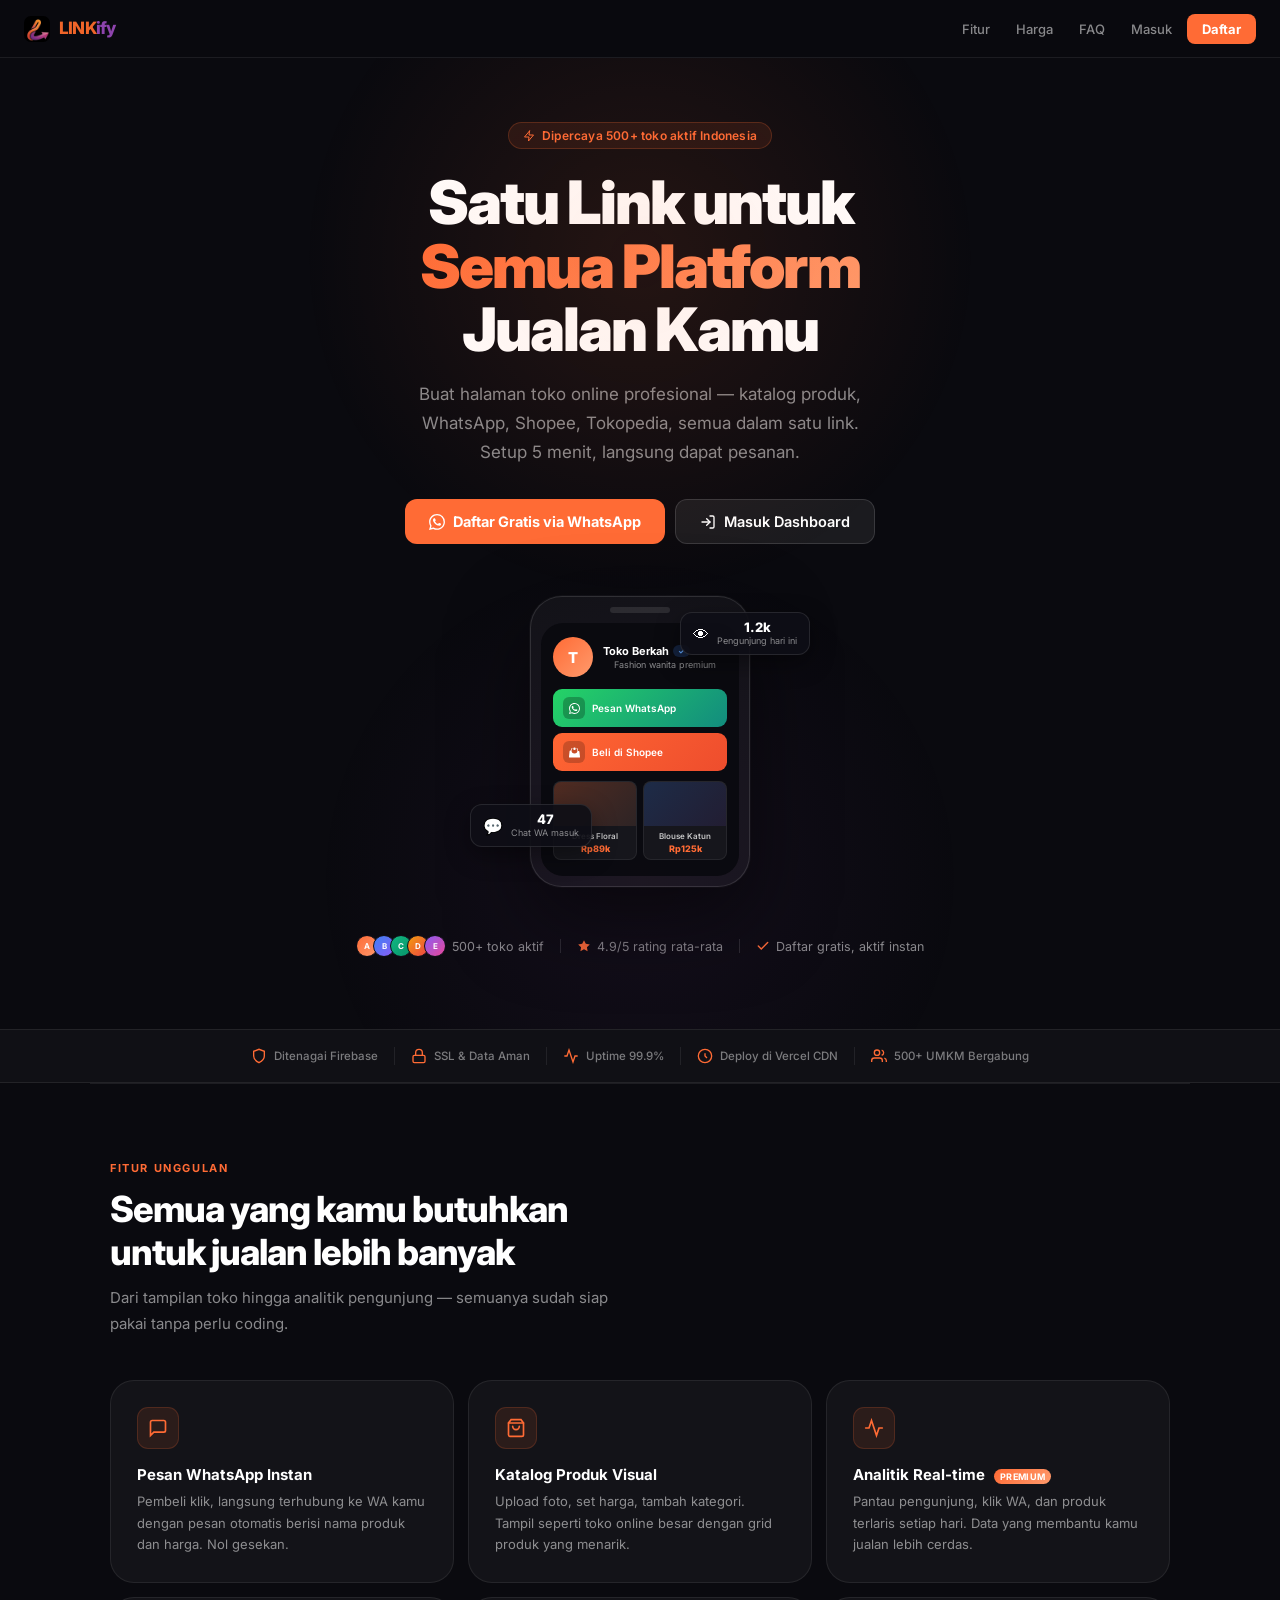
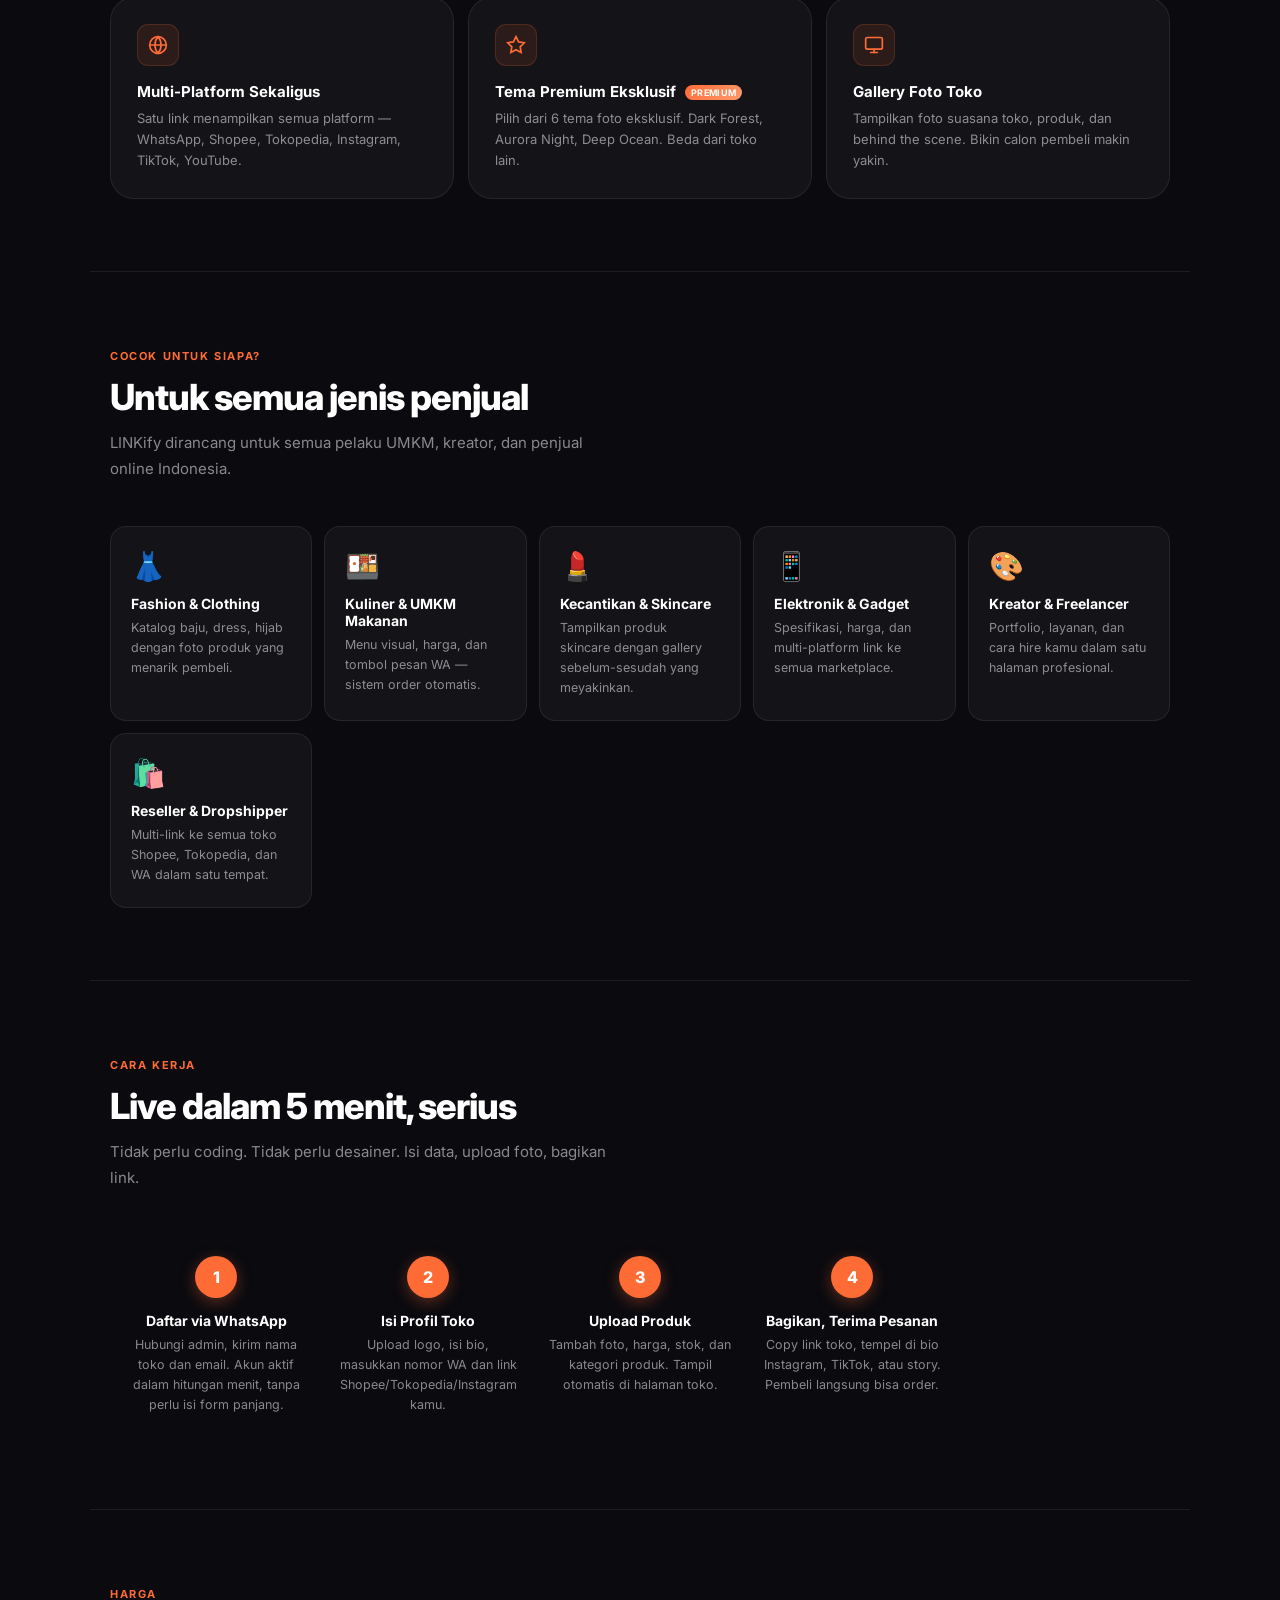
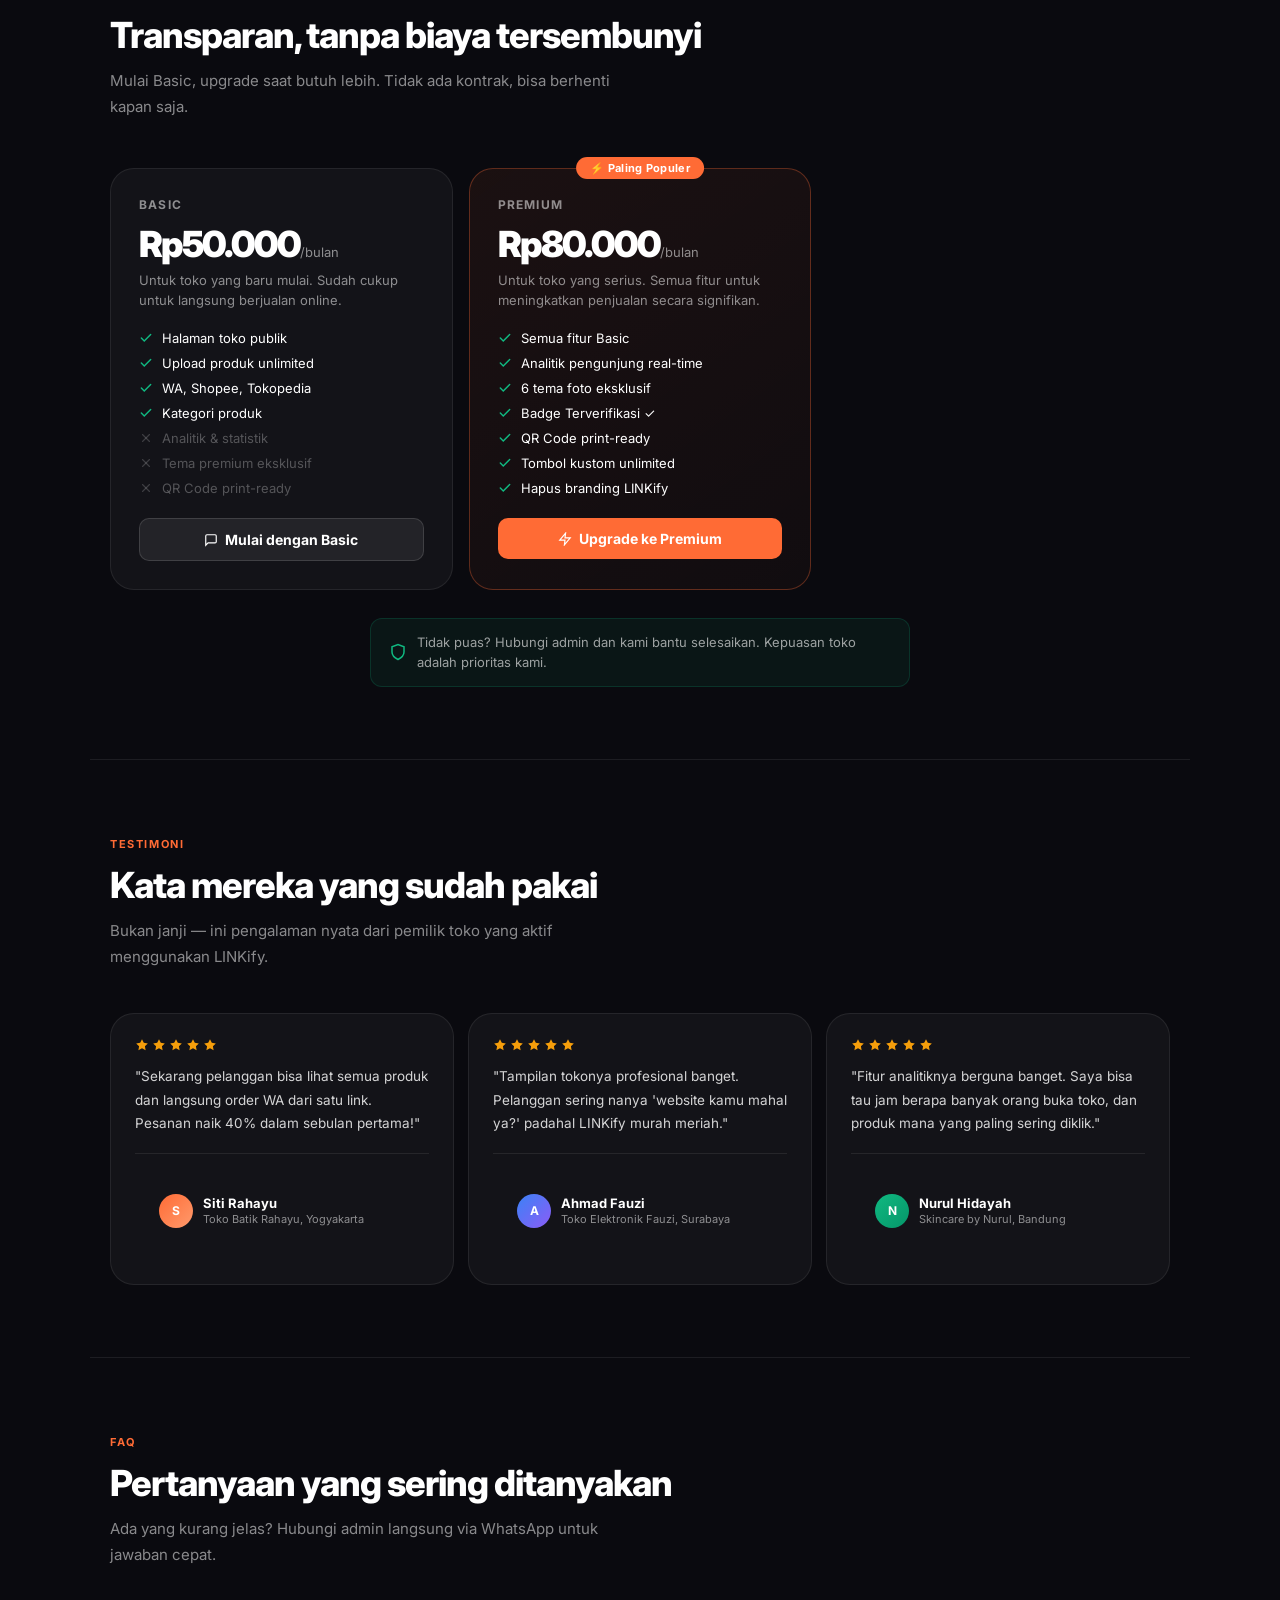
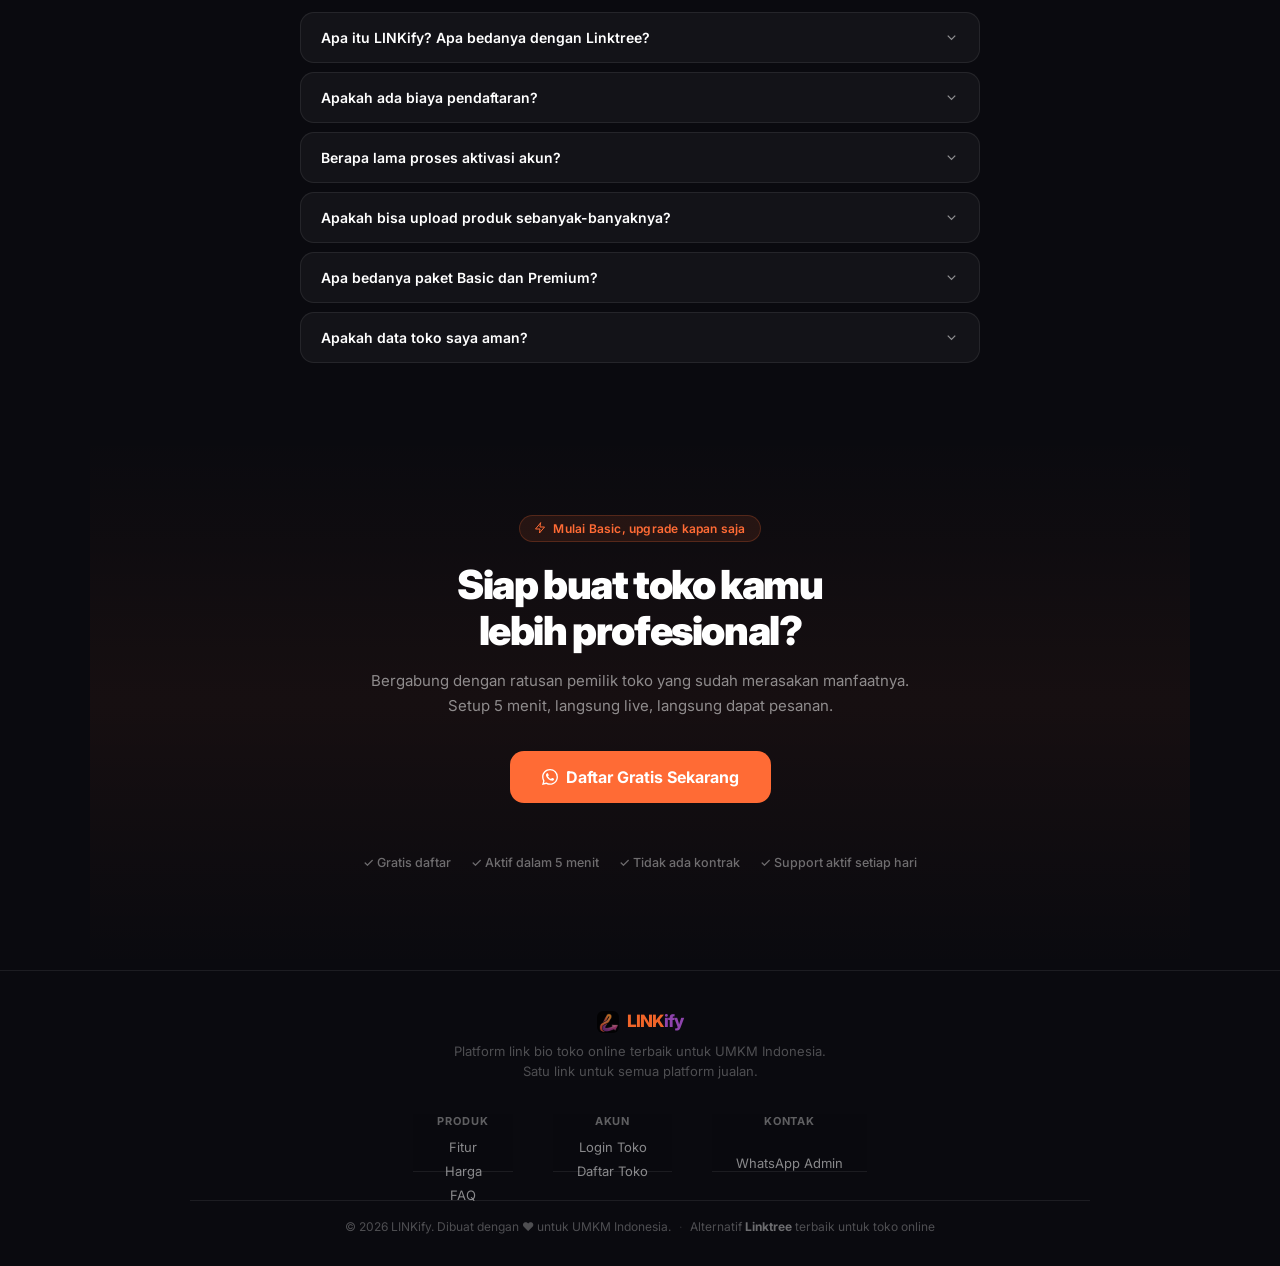
<file: landing.html>
<!DOCTYPE html>
<html lang="id" prefix="og: https://ogp.me/ns#">
<head>
  <meta charset="UTF-8">
  <meta name="viewport" content="width=device-width, initial-scale=1.0">
  <meta http-equiv="X-UA-Compatible" content="IE=edge">

  <!-- Primary SEO -->
  <title>LINKify — Link Bio Toko Online UMKM Indonesia | Linktree Alternative</title>
  <meta name="description" content="Buat halaman toko online profesional dalam 5 menit. Satu link untuk WhatsApp, Shopee, Tokopedia, dan semua platform jualan. Alternatif Linktree terbaik untuk UMKM Indonesia.">
  <meta name="keywords" content="link in bio, bio link tool, linktree alternative, UMKM digital, link bio toko online, creator landing page, halaman profil digital, toko online UMKM, link bio Indonesia">
  <meta name="author" content="LINKify">
  <meta name="robots" content="index, follow, max-snippet:-1, max-image-preview:large">
  <link rel="canonical" href="https://linkify-linkbio.vercel.app/landing">

  <!-- Open Graph -->
  <meta property="og:type" content="website">
  <meta property="og:url" content="https://linkify-linkbio.vercel.app/landing">
  <meta property="og:title" content="LINKify — Satu Link untuk Semua Platform Jualan">
  <meta property="og:description" content="Buat halaman toko online profesional dalam 5 menit. WhatsApp, Shopee, Tokopedia — semua dalam satu link yang mudah dibagikan.">
  <meta property="og:image" content="https://linkify-linkbio.vercel.app/landingog-image.png">
  <meta property="og:image:width" content="1200">
  <meta property="og:image:height" content="630">
  <meta property="og:locale" content="id_ID">
  <meta property="og:site_name" content="LINKify">

  <!-- Twitter Card -->
  <meta name="twitter:card" content="summary_large_image">
  <meta name="twitter:title" content="LINKify — Link Bio Toko Online Premium">
  <meta name="twitter:description" content="Satu link untuk semua platform jualan. Setup 5 menit, langsung live.">
  <meta name="twitter:image" content="https://linkify-linkbio.vercel.app/landingog-image.png">

  <!-- PWA -->
  <meta name="theme-color" content="#FF6B35">
  <link rel="icon" type="image/png" sizes="32x32" href="logo-linkify.png">
  <link rel="apple-touch-icon" href="logo-linkify.png">
  <link rel="manifest" href="manifest.json">

  <!-- Fonts -->
  <link rel="preconnect" href="https://fonts.googleapis.com">
  <link rel="preconnect" href="https://fonts.gstatic.com" crossorigin>
  <link href="https://fonts.googleapis.com/css2?family=Inter:ital,wght@0,400;0,500;0,600;0,700;0,800;0,900;1,400&display=swap" rel="stylesheet">

  <link rel="stylesheet" href="css/landing.css">

  <!-- Structured Data / Schema -->
  <script type="application/ld+json">
  {
    "@context": "https://schema.org",
    "@type": "SoftwareApplication",
    "name": "LINKify",
    "description": "Platform link bio toko online terbaik untuk UMKM Indonesia. Buat halaman toko profesional dalam 5 menit.",
    "url": "https://linkify-linkbio.vercel.app/landing",
    "applicationCategory": "BusinessApplication",
    "operatingSystem": "Web",
    "offers": [
      {
        "@type": "Offer",
        "name": "Basic",
        "price": "50000",
        "priceCurrency": "IDR",
        "priceValidUntil": "2026-12-31"
      },
      {
        "@type": "Offer",
        "name": "Premium",
        "price": "80000",
        "priceCurrency": "IDR",
        "priceValidUntil": "2026-12-31"
      }
    ],
    "aggregateRating": {
      "@type": "AggregateRating",
      "ratingValue": "4.9",
      "reviewCount": "127",
      "bestRating": "5"
    }
  }
  </script>
  <script type="application/ld+json">
  {
    "@context": "https://schema.org",
    "@type": "FAQPage",
    "mainEntity": [
      {
        "@type": "Question",
        "name": "Apakah ada biaya pendaftaran LINKify?",
        "acceptedAnswer": { "@type": "Answer", "text": "Tidak ada biaya pendaftaran. Hubungi admin via WhatsApp, akun langsung aktif gratis." }
      },
      {
        "@type": "Question",
        "name": "Berapa lama proses aktivasi akun LINKify?",
        "acceptedAnswer": { "@type": "Answer", "text": "Kurang dari 5 menit setelah admin menerima data kamu." }
      },
      {
        "@type": "Question",
        "name": "Apa itu LINKify? Apakah sama dengan Linktree?",
        "acceptedAnswer": { "@type": "Answer", "text": "LINKify adalah alternatif Linktree yang dirancang khusus untuk UMKM dan toko online Indonesia, dengan fitur katalog produk, integrasi WhatsApp, Shopee, dan Tokopedia." }
      }
    ]
  }
  </script>
</head>
<body>

<!-- ── NAV ─────────────────────────────────────────────────────────────── -->
<header role="banner">
  <nav aria-label="Navigasi utama">
    <a href="/" class="nav-brand" aria-label="LINKify - Beranda">
      <img src="logo-linkify.png" alt="LINKify logo" width="28" height="28">
      <span class="logo-text">
        <span class="logo-link">LINK</span><span class="logo-ify">ify</span>
      </span>
    </a>
    <div class="nav-links" role="list">
      <a href="#fitur" class="nav-link" role="listitem">Fitur</a>
      <a href="#harga" class="nav-link" role="listitem">Harga</a>
      <a href="#faq" class="nav-link" role="listitem">FAQ</a>
      <a href="login-user.html" class="nav-link" role="listitem">Masuk</a>
      <a href="https://wa.me/6285191245042?text=Halo%2C%20saya%20mau%20daftar%20LINKify" target="_blank" rel="noopener noreferrer" class="nav-link nav-cta" role="listitem" aria-label="Daftar LINKify via WhatsApp">Daftar</a>
    </div>
  </nav>
</header>

<!-- ── HERO ────────────────────────────────────────────────────────────── -->
<main>
<section class="hero" aria-labelledby="hero-heading">
  <div class="hero-glow" aria-hidden="true"></div>
  <div class="hero-glow hero-glow-2" aria-hidden="true"></div>

  <div class="hero-badge" role="note">
    <svg viewBox="0 0 24 24" fill="none" stroke="currentColor" stroke-width="2" stroke-linecap="round" aria-hidden="true"><polygon points="13 2 3 14 12 14 11 22 21 10 12 10 13 2"/></svg>
    Dipercaya 500+ toko aktif Indonesia
  </div>

  <h1 id="hero-heading" class="hero-title">
    Satu Link untuk<br>
    <span class="accent">Semua Platform</span><br>
    Jualan Kamu
  </h1>

  <p class="hero-sub">
    Buat halaman toko online profesional — katalog produk, WhatsApp, Shopee, Tokopedia, semua dalam satu link. Setup 5 menit, langsung dapat pesanan.
  </p>

  <div class="hero-ctas">
    <a href="https://wa.me/6285191245042?text=Halo%2C%20saya%20mau%20daftar%20LINKify%20untuk%20toko%20saya" target="_blank" rel="noopener noreferrer" class="btn-primary" aria-label="Daftar LINKify gratis via WhatsApp">
      <svg viewBox="0 0 24 24" fill="white" aria-hidden="true"><path d="M17.472 14.382c-.297-.149-1.758-.867-2.03-.967-.273-.099-.471-.148-.67.15-.197.297-.767.966-.94 1.164-.173.199-.347.223-.644.075-.297-.15-1.255-.463-2.39-1.475-.883-.788-1.48-1.761-1.653-2.059-.173-.297-.018-.458.13-.606.134-.133.298-.347.446-.52.149-.174.198-.298.298-.497.099-.198.05-.371-.025-.52-.075-.149-.669-1.612-.916-2.207-.242-.579-.487-.5-.669-.51-.173-.008-.371-.01-.57-.01-.198 0-.52.074-.792.372-.272.297-1.04 1.016-1.04 2.479 0 1.462 1.065 2.875 1.213 3.074.149.198 2.096 3.2 5.077 4.487.709.306 1.262.489 1.694.625.712.227 1.36.195 1.871.118.571-.085 1.758-.719 2.006-1.413.248-.694.248-1.289.173-1.413-.074-.124-.272-.198-.57-.347m-5.421 7.403h-.004a9.87 9.87 0 01-5.031-1.378l-.361-.214-3.741.982.998-3.648-.235-.374a9.86 9.86 0 01-1.51-5.26c.001-5.45 4.436-9.884 9.888-9.884 2.64 0 5.122 1.03 6.988 2.898a9.825 9.825 0 012.893 6.994c-.003 5.45-4.437 9.884-9.885 9.884m8.413-18.297A11.815 11.815 0 0012.05 0C5.495 0 .16 5.335.157 11.892c0 2.096.547 4.142 1.588 5.945L.057 24l6.305-1.654a11.882 11.882 0 005.683 1.448h.005c6.554 0 11.89-5.335 11.893-11.893a11.821 11.821 0 00-3.48-8.413z"/></svg>
      Daftar Gratis via WhatsApp
    </a>
    <a href="login-user.html" class="btn-secondary" aria-label="Masuk ke dashboard toko">
      <svg viewBox="0 0 24 24" fill="none" stroke="currentColor" stroke-width="2" stroke-linecap="round" stroke-linejoin="round" aria-hidden="true"><path d="M15 3h4a2 2 0 012 2v14a2 2 0 01-2 2h-4"/><polyline points="10 17 15 12 10 7"/><line x1="15" y1="12" x2="3" y2="12"/></svg>
      Masuk Dashboard
    </a>
  </div>

  <!-- Live phone mockup -->
  <div class="phone-mockup" aria-label="Contoh tampilan halaman toko LINKify" role="img">
    <div class="phone-frame" aria-hidden="true">
      <div class="phone-notch"></div>
      <div class="phone-screen">
        <div class="pscreen-top">
          <div class="pscreen-avatar">T</div>
          <div class="pscreen-info">
            <div class="pscreen-name">Toko Berkah
              <span class="pscreen-badge">✓</span>
            </div>
            <div class="pscreen-bio">Fashion wanita premium</div>
          </div>
        </div>
        <a class="pscreen-btn psbtn-wa" href="#" onclick="return false" tabindex="-1">
          <div class="psb-ico">
            <svg viewBox="0 0 24 24" width="11" height="11" fill="white"><path d="M17.472 14.382c-.297-.149-1.758-.867-2.03-.967-.273-.099-.471-.148-.67.15-.197.297-.767.966-.94 1.164-.173.199-.347.223-.644.075-.297-.15-1.255-.463-2.39-1.475-.883-.788-1.48-1.761-1.653-2.059-.173-.297-.018-.458.13-.606.134-.133.298-.347.446-.52.149-.174.198-.298.298-.497.099-.198.05-.371-.025-.52-.075-.149-.669-1.612-.916-2.207-.242-.579-.487-.5-.669-.51-.173-.008-.371-.01-.57-.01-.198 0-.52.074-.792.372-.272.297-1.04 1.016-1.04 2.479 0 1.462 1.065 2.875 1.213 3.074.149.198 2.096 3.2 5.077 4.487.709.306 1.262.489 1.694.625.712.227 1.36.195 1.871.118.571-.085 1.758-.719 2.006-1.413.248-.694.248-1.289.173-1.413-.074-.124-.272-.198-.57-.347m-5.421 7.403h-.004a9.87 9.87 0 01-5.031-1.378l-.361-.214-3.741.982.998-3.648-.235-.374a9.86 9.86 0 01-1.51-5.26c.001-5.45 4.436-9.884 9.888-9.884 2.64 0 5.122 1.03 6.988 2.898a9.825 9.825 0 012.893 6.994c-.003 5.45-4.437 9.884-9.885 9.884m8.413-18.297A11.815 11.815 0 0012.05 0C5.495 0 .16 5.335.157 11.892c0 2.096.547 4.142 1.588 5.945L.057 24l6.305-1.654a11.882 11.882 0 005.683 1.448h.005c6.554 0 11.89-5.335 11.893-11.893a11.821 11.821 0 00-3.48-8.413z"/></svg>
          </div>
          <span>Pesan WhatsApp</span>
        </a>
        <a class="pscreen-btn psbtn-shopee" href="#" onclick="return false" tabindex="-1">
          <div class="psb-ico" style="background:rgba(0,0,0,.2)">
            <svg viewBox="0 0 24 24" width="11" height="11" fill="white"><path d="M19.793 7.507c0-2.075-.828-3.952-2.168-5.308a.675.675 0 00-.95-.014.664.664 0 00-.013.944 6.506 6.506 0 011.8 4.378 6.501 6.501 0 01-6.504 6.487 6.499 6.499 0 01-6.5-6.487 6.497 6.497 0 011.8-4.378.664.664 0 00-.013-.944.675.675 0 00-.95.014A7.824 7.824 0 004.127 7.507H2.672a1.354 1.354 0 00-1.348 1.214L.024 21.347A1.344 1.344 0 001.37 22.86h21.26a1.344 1.344 0 001.346-1.513l-1.3-11.626a1.354 1.354 0 00-1.348-1.214h-1.597a7.9 7.9 0 00.062-.98zM12 1.14a2.694 2.694 0 110 5.388A2.694 2.694 0 0112 1.14z"/></svg>
          </div>
          <span>Beli di Shopee</span>
        </a>
        <div class="pscreen-prods">
          <div class="pscreen-prod">
            <div class="psp-img" style="background:linear-gradient(135deg,rgba(255,107,53,.25),rgba(255,154,108,.1))"></div>
            <div class="psp-body"><div class="psp-name">Dress Floral</div><div class="psp-price">Rp89k</div></div>
          </div>
          <div class="pscreen-prod">
            <div class="psp-img" style="background:linear-gradient(135deg,rgba(59,130,246,.2),rgba(139,92,246,.1))"></div>
            <div class="psp-body"><div class="psp-name">Blouse Katun</div><div class="psp-price">Rp125k</div></div>
          </div>
        </div>
      </div>
    </div>
    <!-- Floating metrics -->
    <div class="metric-card metric-visitors" aria-hidden="true">
      <div class="metric-icon">👁</div>
      <div><div class="metric-val">1.2k</div><div class="metric-lbl">Pengunjung hari ini</div></div>
    </div>
    <div class="metric-card metric-orders" aria-hidden="true">
      <div class="metric-icon">💬</div>
      <div><div class="metric-val">47</div><div class="metric-lbl">Chat WA masuk</div></div>
    </div>
  </div>

  <!-- Social proof -->
  <div class="social-proof" role="note" aria-label="Bukti sosial LINKify">
    <div class="proof-item">
      <div class="proof-avatars" aria-hidden="true">
        <div class="proof-avatar" style="background:linear-gradient(135deg,#FF6B35,#FF9A6C)">A</div>
        <div class="proof-avatar" style="background:linear-gradient(135deg,#3B82F6,#8B5CF6)">B</div>
        <div class="proof-avatar" style="background:linear-gradient(135deg,#10B981,#059669)">C</div>
        <div class="proof-avatar" style="background:linear-gradient(135deg,#F59E0B,#EF4444)">D</div>
        <div class="proof-avatar" style="background:linear-gradient(135deg,#8B5CF6,#EC4899)">E</div>
      </div>
      <span>500+ toko aktif</span>
    </div>
    <div class="proof-sep" aria-hidden="true"></div>
    <div class="proof-item">
      <svg viewBox="0 0 24 24" fill="currentColor" aria-hidden="true"><polygon points="12 2 15.09 8.26 22 9.27 17 14.14 18.18 21.02 12 17.77 5.82 21.02 7 14.14 2 9.27 8.91 8.26 12 2"/></svg>
      <span>4.9/5 rating rata-rata</span>
    </div>
    <div class="proof-sep" aria-hidden="true"></div>
    <div class="proof-item">
      <svg viewBox="0 0 24 24" fill="none" stroke="currentColor" stroke-width="2.5" stroke-linecap="round" aria-hidden="true"><polyline points="20 6 9 17 4 12"/></svg>
      <span>Daftar gratis, aktif instan</span>
    </div>
  </div>
</section>

<!-- ── TRUST BAR ────────────────────────────────────────────────────────── -->
<div class="trust-bar" role="complementary" aria-label="Kepercayaan dan keamanan">
  <div class="trust-inner">
    <div class="trust-item">
      <svg viewBox="0 0 24 24" fill="none" stroke="currentColor" stroke-width="2" width="16" height="16" aria-hidden="true"><path d="M12 22s8-4 8-10V5l-8-3-8 3v7c0 6 8 10 8 10z"/></svg>
      <span>Ditenagai Firebase</span>
    </div>
    <div class="trust-divider" aria-hidden="true"></div>
    <div class="trust-item">
      <svg viewBox="0 0 24 24" fill="none" stroke="currentColor" stroke-width="2" width="16" height="16" aria-hidden="true"><rect x="3" y="11" width="18" height="11" rx="2"/><path d="M7 11V7a5 5 0 0110 0v4"/></svg>
      <span>SSL &amp; Data Aman</span>
    </div>
    <div class="trust-divider" aria-hidden="true"></div>
    <div class="trust-item">
      <svg viewBox="0 0 24 24" fill="none" stroke="currentColor" stroke-width="2" width="16" height="16" aria-hidden="true"><polyline points="22 12 18 12 15 21 9 3 6 12 2 12"/></svg>
      <span>Uptime 99.9%</span>
    </div>
    <div class="trust-divider" aria-hidden="true"></div>
    <div class="trust-item">
      <svg viewBox="0 0 24 24" fill="none" stroke="currentColor" stroke-width="2" width="16" height="16" aria-hidden="true"><circle cx="12" cy="12" r="10"/><path d="M12 8v4l3 3"/></svg>
      <span>Deploy di Vercel CDN</span>
    </div>
    <div class="trust-divider" aria-hidden="true"></div>
    <div class="trust-item">
      <svg viewBox="0 0 24 24" fill="none" stroke="currentColor" stroke-width="2" width="16" height="16" aria-hidden="true"><path d="M17 21v-2a4 4 0 00-4-4H5a4 4 0 00-4 4v2"/><circle cx="9" cy="7" r="4"/><path d="M23 21v-2a4 4 0 00-3-3.87M16 3.13a4 4 0 010 7.75"/></svg>
      <span>500+ UMKM Bergabung</span>
    </div>
  </div>
</div>

<!-- ── FEATURES ─────────────────────────────────────────────────────────── -->
<div class="section-divider" aria-hidden="true"></div>
<section id="fitur" aria-labelledby="fitur-heading">
  <div class="section-badge" aria-hidden="true">Fitur Unggulan</div>
  <h2 id="fitur-heading" class="section-title">Semua yang kamu butuhkan<br>untuk jualan lebih banyak</h2>
  <p class="section-sub">Dari tampilan toko hingga analitik pengunjung — semuanya sudah siap pakai tanpa perlu coding.</p>

  <div class="features-grid" role="list">

    <article class="feature-card fade-in" role="listitem">
      <div class="feature-icon" aria-hidden="true">
        <svg viewBox="0 0 24 24" fill="none" stroke="currentColor" stroke-width="2" stroke-linecap="round"><path d="M21 15a2 2 0 01-2 2H7l-4 4V5a2 2 0 012-2h14a2 2 0 012 2z"/></svg>
      </div>
      <h3>Pesan WhatsApp Instan</h3>
      <p>Pembeli klik, langsung terhubung ke WA kamu dengan pesan otomatis berisi nama produk dan harga. Nol gesekan.</p>
    </article>

    <article class="feature-card fade-in fade-in-delay-1" role="listitem">
      <div class="feature-icon" aria-hidden="true">
        <svg viewBox="0 0 24 24" fill="none" stroke="currentColor" stroke-width="2" stroke-linecap="round"><path d="M6 2L3 6v14a2 2 0 002 2h14a2 2 0 002-2V6l-3-4z"/><line x1="3" y1="6" x2="21" y2="6"/><path d="M16 10a4 4 0 01-8 0"/></svg>
      </div>
      <h3>Katalog Produk Visual</h3>
      <p>Upload foto, set harga, tambah kategori. Tampil seperti toko online besar dengan grid produk yang menarik.</p>
    </article>

    <article class="feature-card fade-in fade-in-delay-2" role="listitem">
      <div class="feature-icon" aria-hidden="true">
        <svg viewBox="0 0 24 24" fill="none" stroke="currentColor" stroke-width="2" stroke-linecap="round"><polyline points="22 12 18 12 15 21 9 3 6 12 2 12"/></svg>
      </div>
      <h3>Analitik Real-time <span class="feat-premium-tag">Premium</span></h3>
      <p>Pantau pengunjung, klik WA, dan produk terlaris setiap hari. Data yang membantu kamu jualan lebih cerdas.</p>
    </article>

    <article class="feature-card fade-in" role="listitem">
      <div class="feature-icon" aria-hidden="true">
        <svg viewBox="0 0 24 24" fill="none" stroke="currentColor" stroke-width="2" stroke-linecap="round"><circle cx="12" cy="12" r="10"/><line x1="2" y1="12" x2="22" y2="12"/><path d="M12 2a15.3 15.3 0 010 20M12 2a15.3 15.3 0 000 20"/></svg>
      </div>
      <h3>Multi-Platform Sekaligus</h3>
      <p>Satu link menampilkan semua platform — WhatsApp, Shopee, Tokopedia, Instagram, TikTok, YouTube.</p>
    </article>

    <article class="feature-card fade-in fade-in-delay-1" role="listitem">
      <div class="feature-icon" aria-hidden="true">
        <svg viewBox="0 0 24 24" fill="none" stroke="currentColor" stroke-width="2" stroke-linecap="round"><polygon points="12 2 15.09 8.26 22 9.27 17 14.14 18.18 21.02 12 17.77 5.82 21.02 7 14.14 2 9.27 8.91 8.26 12 2"/></svg>
      </div>
      <h3>Tema Premium Eksklusif <span class="feat-premium-tag">Premium</span></h3>
      <p>Pilih dari 6 tema foto eksklusif. Dark Forest, Aurora Night, Deep Ocean. Beda dari toko lain.</p>
    </article>

    <article class="feature-card fade-in fade-in-delay-2" role="listitem">
      <div class="feature-icon" aria-hidden="true">
        <svg viewBox="0 0 24 24" fill="none" stroke="currentColor" stroke-width="2" stroke-linecap="round"><rect x="2" y="3" width="20" height="14" rx="2"/><line x1="8" y1="21" x2="16" y2="21"/><line x1="12" y1="17" x2="12" y2="21"/></svg>
      </div>
      <h3>Gallery Foto Toko</h3>
      <p>Tampilkan foto suasana toko, produk, dan behind the scene. Bikin calon pembeli makin yakin.</p>
    </article>

  </div>
</section>

<!-- ── USE CASES ────────────────────────────────────────────────────────── -->
<div class="section-divider" aria-hidden="true"></div>
<section aria-labelledby="usecase-heading">
  <div class="section-badge" aria-hidden="true">Cocok untuk Siapa?</div>
  <h2 id="usecase-heading" class="section-title">Untuk semua jenis penjual</h2>
  <p class="section-sub">LINKify dirancang untuk semua pelaku UMKM, kreator, dan penjual online Indonesia.</p>

  <div class="usecase-grid" role="list">
    <div class="usecase-card fade-in" role="listitem">
      <div class="usecase-emoji" aria-hidden="true">👗</div>
      <h3>Fashion &amp; Clothing</h3>
      <p>Katalog baju, dress, hijab dengan foto produk yang menarik pembeli.</p>
    </div>
    <div class="usecase-card fade-in fade-in-delay-1" role="listitem">
      <div class="usecase-emoji" aria-hidden="true">🍱</div>
      <h3>Kuliner &amp; UMKM Makanan</h3>
      <p>Menu visual, harga, dan tombol pesan WA — sistem order otomatis.</p>
    </div>
    <div class="usecase-card fade-in fade-in-delay-2" role="listitem">
      <div class="usecase-emoji" aria-hidden="true">💄</div>
      <h3>Kecantikan &amp; Skincare</h3>
      <p>Tampilkan produk skincare dengan gallery sebelum-sesudah yang meyakinkan.</p>
    </div>
    <div class="usecase-card fade-in fade-in-delay-3" role="listitem">
      <div class="usecase-emoji" aria-hidden="true">📱</div>
      <h3>Elektronik &amp; Gadget</h3>
      <p>Spesifikasi, harga, dan multi-platform link ke semua marketplace.</p>
    </div>
    <div class="usecase-card fade-in" role="listitem">
      <div class="usecase-emoji" aria-hidden="true">🎨</div>
      <h3>Kreator &amp; Freelancer</h3>
      <p>Portfolio, layanan, dan cara hire kamu dalam satu halaman profesional.</p>
    </div>
    <div class="usecase-card fade-in fade-in-delay-1" role="listitem">
      <div class="usecase-emoji" aria-hidden="true">🛍️</div>
      <h3>Reseller &amp; Dropshipper</h3>
      <p>Multi-link ke semua toko Shopee, Tokopedia, dan WA dalam satu tempat.</p>
    </div>
  </div>
</section>

<!-- ── HOW IT WORKS ──────────────────────────────────────────────────────── -->
<div class="section-divider" aria-hidden="true"></div>
<section aria-labelledby="cara-heading">
  <div class="section-badge" aria-hidden="true">Cara Kerja</div>
  <h2 id="cara-heading" class="section-title">Live dalam 5 menit, serius</h2>
  <p class="section-sub">Tidak perlu coding. Tidak perlu desainer. Isi data, upload foto, bagikan link.</p>

  <div class="how-grid" role="list">
    <div class="how-step fade-in" role="listitem">
      <div class="how-num" aria-hidden="true">1</div>
      <h3>Daftar via WhatsApp</h3>
      <p>Hubungi admin, kirim nama toko dan email. Akun aktif dalam hitungan menit, tanpa perlu isi form panjang.</p>
    </div>
    <div class="how-step fade-in fade-in-delay-1" role="listitem">
      <div class="how-num" aria-hidden="true">2</div>
      <h3>Isi Profil Toko</h3>
      <p>Upload logo, isi bio, masukkan nomor WA dan link Shopee/Tokopedia/Instagram kamu.</p>
    </div>
    <div class="how-step fade-in fade-in-delay-2" role="listitem">
      <div class="how-num" aria-hidden="true">3</div>
      <h3>Upload Produk</h3>
      <p>Tambah foto, harga, stok, dan kategori produk. Tampil otomatis di halaman toko.</p>
    </div>
    <div class="how-step fade-in fade-in-delay-3" role="listitem">
      <div class="how-num" aria-hidden="true">4</div>
      <h3>Bagikan, Terima Pesanan</h3>
      <p>Copy link toko, tempel di bio Instagram, TikTok, atau story. Pembeli langsung bisa order.</p>
    </div>
  </div>
</section>

<!-- ── PRICING ──────────────────────────────────────────────────────────── -->
<div class="section-divider" aria-hidden="true"></div>
<section id="harga" aria-labelledby="harga-heading">
  <div class="section-badge" aria-hidden="true">Harga</div>
  <h2 id="harga-heading" class="section-title">Transparan, tanpa biaya tersembunyi</h2>
  <p class="section-sub">Mulai Basic, upgrade saat butuh lebih. Tidak ada kontrak, bisa berhenti kapan saja.</p>

  <div class="pricing-grid" role="list">

    <!-- Basic -->
    <article class="pricing-card fade-in" role="listitem" aria-labelledby="plan-basic">
      <div class="plan-name" id="plan-basic">Basic</div>
      <div class="plan-price">Rp50.000<span>/bulan</span></div>
      <p class="plan-desc">Untuk toko yang baru mulai. Sudah cukup untuk langsung berjualan online.</p>
      <ul class="plan-features" aria-label="Fitur paket Basic">
        <li class="plan-feat"><svg viewBox="0 0 24 24" fill="none" stroke="currentColor" stroke-width="2.5" stroke-linecap="round" class="feat-yes" aria-hidden="true"><polyline points="20 6 9 17 4 12"/></svg>Halaman toko publik</li>
        <li class="plan-feat"><svg viewBox="0 0 24 24" fill="none" stroke="currentColor" stroke-width="2.5" stroke-linecap="round" class="feat-yes" aria-hidden="true"><polyline points="20 6 9 17 4 12"/></svg>Upload produk unlimited</li>
        <li class="plan-feat"><svg viewBox="0 0 24 24" fill="none" stroke="currentColor" stroke-width="2.5" stroke-linecap="round" class="feat-yes" aria-hidden="true"><polyline points="20 6 9 17 4 12"/></svg>WA, Shopee, Tokopedia</li>
        <li class="plan-feat"><svg viewBox="0 0 24 24" fill="none" stroke="currentColor" stroke-width="2.5" stroke-linecap="round" class="feat-yes" aria-hidden="true"><polyline points="20 6 9 17 4 12"/></svg>Kategori produk</li>
        <li class="plan-feat no"><svg viewBox="0 0 24 24" fill="none" stroke="currentColor" stroke-width="2" stroke-linecap="round" class="feat-no" aria-hidden="true"><line x1="18" y1="6" x2="6" y2="18"/><line x1="6" y1="6" x2="18" y2="18"/></svg>Analitik &amp; statistik</li>
        <li class="plan-feat no"><svg viewBox="0 0 24 24" fill="none" stroke="currentColor" stroke-width="2" stroke-linecap="round" class="feat-no" aria-hidden="true"><line x1="18" y1="6" x2="6" y2="18"/><line x1="6" y1="6" x2="18" y2="18"/></svg>Tema premium eksklusif</li>
        <li class="plan-feat no"><svg viewBox="0 0 24 24" fill="none" stroke="currentColor" stroke-width="2" stroke-linecap="round" class="feat-no" aria-hidden="true"><line x1="18" y1="6" x2="6" y2="18"/><line x1="6" y1="6" x2="18" y2="18"/></svg>QR Code print-ready</li>
      </ul>
      <a href="https://wa.me/6285191245042?text=Halo%2C%20saya%20mau%20daftar%20paket%20Basic%20LINKify" target="_blank" rel="noopener noreferrer" class="btn-plan btn-plan-outline" aria-label="Daftar paket Basic LINKify">
        <svg viewBox="0 0 24 24" fill="none" stroke="currentColor" stroke-width="2" stroke-linecap="round" aria-hidden="true"><path d="M21 15a2 2 0 01-2 2H7l-4 4V5a2 2 0 012-2h14a2 2 0 012 2z"/></svg>
        Mulai dengan Basic
      </a>
    </article>

    <!-- Premium -->
    <article class="pricing-card popular fade-in fade-in-delay-1" role="listitem" aria-labelledby="plan-premium">
      <div class="popular-badge" aria-label="Paket paling populer">⚡ Paling Populer</div>
      <div class="plan-name" id="plan-premium">Premium</div>
      <div class="plan-price">Rp80.000<span>/bulan</span></div>
      <p class="plan-desc">Untuk toko yang serius. Semua fitur untuk meningkatkan penjualan secara signifikan.</p>
      <ul class="plan-features" aria-label="Fitur paket Premium">
        <li class="plan-feat"><svg viewBox="0 0 24 24" fill="none" stroke="currentColor" stroke-width="2.5" stroke-linecap="round" class="feat-yes" aria-hidden="true"><polyline points="20 6 9 17 4 12"/></svg>Semua fitur Basic</li>
        <li class="plan-feat"><svg viewBox="0 0 24 24" fill="none" stroke="currentColor" stroke-width="2.5" stroke-linecap="round" class="feat-yes" aria-hidden="true"><polyline points="20 6 9 17 4 12"/></svg>Analitik pengunjung real-time</li>
        <li class="plan-feat"><svg viewBox="0 0 24 24" fill="none" stroke="currentColor" stroke-width="2.5" stroke-linecap="round" class="feat-yes" aria-hidden="true"><polyline points="20 6 9 17 4 12"/></svg>6 tema foto eksklusif</li>
        <li class="plan-feat"><svg viewBox="0 0 24 24" fill="none" stroke="currentColor" stroke-width="2.5" stroke-linecap="round" class="feat-yes" aria-hidden="true"><polyline points="20 6 9 17 4 12"/></svg>Badge Terverifikasi ✓</li>
        <li class="plan-feat"><svg viewBox="0 0 24 24" fill="none" stroke="currentColor" stroke-width="2.5" stroke-linecap="round" class="feat-yes" aria-hidden="true"><polyline points="20 6 9 17 4 12"/></svg>QR Code print-ready</li>
        <li class="plan-feat"><svg viewBox="0 0 24 24" fill="none" stroke="currentColor" stroke-width="2.5" stroke-linecap="round" class="feat-yes" aria-hidden="true"><polyline points="20 6 9 17 4 12"/></svg>Tombol kustom unlimited</li>
        <li class="plan-feat"><svg viewBox="0 0 24 24" fill="none" stroke="currentColor" stroke-width="2.5" stroke-linecap="round" class="feat-yes" aria-hidden="true"><polyline points="20 6 9 17 4 12"/></svg>Hapus branding LINKify</li>
      </ul>
      <a href="https://wa.me/6285191245042?text=Halo%2C%20saya%20mau%20upgrade%20ke%20Premium%20LINKify" target="_blank" rel="noopener noreferrer" class="btn-plan btn-plan-primary" aria-label="Upgrade ke paket Premium LINKify">
        <svg viewBox="0 0 24 24" fill="none" stroke="currentColor" stroke-width="2" stroke-linecap="round" aria-hidden="true"><polygon points="13 2 3 14 12 14 11 22 21 10 12 10 13 2"/></svg>
        Upgrade ke Premium
      </a>
    </article>

  </div>

  <div class="guarantee-bar" role="note">
    <svg viewBox="0 0 24 24" fill="none" stroke="currentColor" stroke-width="2" width="18" height="18" aria-hidden="true"><path d="M12 22s8-4 8-10V5l-8-3-8 3v7c0 6 8 10 8 10z"/></svg>
    <span>Tidak puas? Hubungi admin dan kami bantu selesaikan. Kepuasan toko adalah prioritas kami.</span>
  </div>
</section>

<!-- ── TESTIMONIALS ─────────────────────────────────────────────────────── -->
<div class="section-divider" aria-hidden="true"></div>
<section aria-labelledby="testi-heading">
  <div class="section-badge" aria-hidden="true">Testimoni</div>
  <h2 id="testi-heading" class="section-title">Kata mereka yang sudah pakai</h2>
  <p class="section-sub">Bukan janji — ini pengalaman nyata dari pemilik toko yang aktif menggunakan LINKify.</p>

  <div class="testimonials-grid" role="list">

    <article class="testi-card fade-in" role="listitem">
      <div class="testi-stars" aria-label="Rating 5 dari 5 bintang">
        <svg viewBox="0 0 24 24" fill="currentColor" aria-hidden="true"><polygon points="12 2 15.09 8.26 22 9.27 17 14.14 18.18 21.02 12 17.77 5.82 21.02 7 14.14 2 9.27 8.91 8.26 12 2"/></svg>
        <svg viewBox="0 0 24 24" fill="currentColor" aria-hidden="true"><polygon points="12 2 15.09 8.26 22 9.27 17 14.14 18.18 21.02 12 17.77 5.82 21.02 7 14.14 2 9.27 8.91 8.26 12 2"/></svg>
        <svg viewBox="0 0 24 24" fill="currentColor" aria-hidden="true"><polygon points="12 2 15.09 8.26 22 9.27 17 14.14 18.18 21.02 12 17.77 5.82 21.02 7 14.14 2 9.27 8.91 8.26 12 2"/></svg>
        <svg viewBox="0 0 24 24" fill="currentColor" aria-hidden="true"><polygon points="12 2 15.09 8.26 22 9.27 17 14.14 18.18 21.02 12 17.77 5.82 21.02 7 14.14 2 9.27 8.91 8.26 12 2"/></svg>
        <svg viewBox="0 0 24 24" fill="currentColor" aria-hidden="true"><polygon points="12 2 15.09 8.26 22 9.27 17 14.14 18.18 21.02 12 17.77 5.82 21.02 7 14.14 2 9.27 8.91 8.26 12 2"/></svg>
      </div>
      <blockquote class="testi-text">"Sekarang pelanggan bisa lihat semua produk dan langsung order WA dari satu link. Pesanan naik 40% dalam sebulan pertama!"</blockquote>
      <footer class="testi-author">
        <div class="testi-avatar" aria-hidden="true">S</div>
        <div>
          <div class="testi-name">Siti Rahayu</div>
          <div class="testi-role">Toko Batik Rahayu, Yogyakarta</div>
        </div>
      </footer>
    </article>

    <article class="testi-card fade-in fade-in-delay-1" role="listitem">
      <div class="testi-stars" aria-label="Rating 5 dari 5 bintang">
        <svg viewBox="0 0 24 24" fill="currentColor" aria-hidden="true"><polygon points="12 2 15.09 8.26 22 9.27 17 14.14 18.18 21.02 12 17.77 5.82 21.02 7 14.14 2 9.27 8.91 8.26 12 2"/></svg>
        <svg viewBox="0 0 24 24" fill="currentColor" aria-hidden="true"><polygon points="12 2 15.09 8.26 22 9.27 17 14.14 18.18 21.02 12 17.77 5.82 21.02 7 14.14 2 9.27 8.91 8.26 12 2"/></svg>
        <svg viewBox="0 0 24 24" fill="currentColor" aria-hidden="true"><polygon points="12 2 15.09 8.26 22 9.27 17 14.14 18.18 21.02 12 17.77 5.82 21.02 7 14.14 2 9.27 8.91 8.26 12 2"/></svg>
        <svg viewBox="0 0 24 24" fill="currentColor" aria-hidden="true"><polygon points="12 2 15.09 8.26 22 9.27 17 14.14 18.18 21.02 12 17.77 5.82 21.02 7 14.14 2 9.27 8.91 8.26 12 2"/></svg>
        <svg viewBox="0 0 24 24" fill="currentColor" aria-hidden="true"><polygon points="12 2 15.09 8.26 22 9.27 17 14.14 18.18 21.02 12 17.77 5.82 21.02 7 14.14 2 9.27 8.91 8.26 12 2"/></svg>
      </div>
      <blockquote class="testi-text">"Tampilan tokonya profesional banget. Pelanggan sering nanya 'website kamu mahal ya?' padahal LINKify murah meriah."</blockquote>
      <footer class="testi-author">
        <div class="testi-avatar" style="background:linear-gradient(135deg,#3B82F6,#8B5CF6)" aria-hidden="true">A</div>
        <div>
          <div class="testi-name">Ahmad Fauzi</div>
          <div class="testi-role">Toko Elektronik Fauzi, Surabaya</div>
        </div>
      </footer>
    </article>

    <article class="testi-card fade-in fade-in-delay-2" role="listitem">
      <div class="testi-stars" aria-label="Rating 5 dari 5 bintang">
        <svg viewBox="0 0 24 24" fill="currentColor" aria-hidden="true"><polygon points="12 2 15.09 8.26 22 9.27 17 14.14 18.18 21.02 12 17.77 5.82 21.02 7 14.14 2 9.27 8.91 8.26 12 2"/></svg>
        <svg viewBox="0 0 24 24" fill="currentColor" aria-hidden="true"><polygon points="12 2 15.09 8.26 22 9.27 17 14.14 18.18 21.02 12 17.77 5.82 21.02 7 14.14 2 9.27 8.91 8.26 12 2"/></svg>
        <svg viewBox="0 0 24 24" fill="currentColor" aria-hidden="true"><polygon points="12 2 15.09 8.26 22 9.27 17 14.14 18.18 21.02 12 17.77 5.82 21.02 7 14.14 2 9.27 8.91 8.26 12 2"/></svg>
        <svg viewBox="0 0 24 24" fill="currentColor" aria-hidden="true"><polygon points="12 2 15.09 8.26 22 9.27 17 14.14 18.18 21.02 12 17.77 5.82 21.02 7 14.14 2 9.27 8.91 8.26 12 2"/></svg>
        <svg viewBox="0 0 24 24" fill="currentColor" aria-hidden="true"><polygon points="12 2 15.09 8.26 22 9.27 17 14.14 18.18 21.02 12 17.77 5.82 21.02 7 14.14 2 9.27 8.91 8.26 12 2"/></svg>
      </div>
      <blockquote class="testi-text">"Fitur analitiknya berguna banget. Saya bisa tau jam berapa banyak orang buka toko, dan produk mana yang paling sering diklik."</blockquote>
      <footer class="testi-author">
        <div class="testi-avatar" style="background:linear-gradient(135deg,#10B981,#059669)" aria-hidden="true">N</div>
        <div>
          <div class="testi-name">Nurul Hidayah</div>
          <div class="testi-role">Skincare by Nurul, Bandung</div>
        </div>
      </footer>
    </article>

  </div>
</section>

<!-- ── FAQ ──────────────────────────────────────────────────────────────── -->
<div class="section-divider" aria-hidden="true"></div>
<section id="faq" aria-labelledby="faq-heading">
  <div class="section-badge" aria-hidden="true">FAQ</div>
  <h2 id="faq-heading" class="section-title">Pertanyaan yang sering ditanyakan</h2>
  <p class="section-sub">Ada yang kurang jelas? Hubungi admin langsung via WhatsApp untuk jawaban cepat.</p>

  <div class="faq-list" role="list">

    <details class="faq-item fade-in" role="listitem">
      <summary class="faq-q">
        Apa itu LINKify? Apa bedanya dengan Linktree?
        <svg viewBox="0 0 24 24" fill="none" stroke="currentColor" stroke-width="2" class="faq-arrow" aria-hidden="true"><polyline points="6 9 12 15 18 9"/></svg>
      </summary>
      <div class="faq-a">LINKify adalah platform link bio yang dirancang khusus untuk UMKM dan toko online Indonesia. Berbeda dengan Linktree yang hanya menampilkan link, LINKify punya fitur katalog produk visual, integrasi pesan WhatsApp otomatis, analitik pengunjung, dan tema premium — semua yang dibutuhkan toko online.</div>
    </details>

    <details class="faq-item fade-in" role="listitem">
      <summary class="faq-q">
        Apakah ada biaya pendaftaran?
        <svg viewBox="0 0 24 24" fill="none" stroke="currentColor" stroke-width="2" class="faq-arrow" aria-hidden="true"><polyline points="6 9 12 15 18 9"/></svg>
      </summary>
      <div class="faq-a">Tidak ada biaya pendaftaran. Cukup hubungi admin via WhatsApp, kirim nama toko dan email, akun langsung dibuatkan secara gratis. Paket Basic mulai Rp50.000/bulan langsung bisa aktif.</div>
    </details>

    <details class="faq-item fade-in" role="listitem">
      <summary class="faq-q">
        Berapa lama proses aktivasi akun?
        <svg viewBox="0 0 24 24" fill="none" stroke="currentColor" stroke-width="2" class="faq-arrow" aria-hidden="true"><polyline points="6 9 12 15 18 9"/></svg>
      </summary>
      <div class="faq-a">Kurang dari 5 menit setelah admin menerima data kamu. Kami aktif setiap hari dan merespons dengan cepat via WhatsApp.</div>
    </details>

    <details class="faq-item fade-in" role="listitem">
      <summary class="faq-q">
        Apakah bisa upload produk sebanyak-banyaknya?
        <svg viewBox="0 0 24 24" fill="none" stroke="currentColor" stroke-width="2" class="faq-arrow" aria-hidden="true"><polyline points="6 9 12 15 18 9"/></svg>
      </summary>
      <div class="faq-a">Ya! Tidak ada batasan jumlah produk di semua paket. Kamu bisa upload produk sebanyak yang dibutuhkan, lengkap dengan foto, harga, stok, kategori, dan deskripsi.</div>
    </details>

    <details class="faq-item fade-in" role="listitem">
      <summary class="faq-q">
        Apa bedanya paket Basic dan Premium?
        <svg viewBox="0 0 24 24" fill="none" stroke="currentColor" stroke-width="2" class="faq-arrow" aria-hidden="true"><polyline points="6 9 12 15 18 9"/></svg>
      </summary>
      <div class="faq-a">Basic sudah cukup untuk mulai berjualan: halaman toko publik, katalog produk, WA/Shopee/Tokopedia. Premium menambahkan: analitik real-time, 6 tema foto eksklusif, badge terverifikasi, QR Code print-ready, tombol kustom unlimited, dan hapus branding LINKify.</div>
    </details>

    <details class="faq-item fade-in" role="listitem">
      <summary class="faq-q">
        Apakah data toko saya aman?
        <svg viewBox="0 0 24 24" fill="none" stroke="currentColor" stroke-width="2" class="faq-arrow" aria-hidden="true"><polyline points="6 9 12 15 18 9"/></svg>
      </summary>
      <div class="faq-a">Sangat aman. Semua data tersimpan di Firebase (Google Cloud), diproteksi enkripsi SSL end-to-end, dan hanya bisa diakses oleh akun kamu. Kami tidak pernah menjual atau membagikan data ke pihak ketiga.</div>
    </details>

  </div>
</section>

<!-- ── CTA FINAL ────────────────────────────────────────────────────────── -->
<section class="cta-final" aria-labelledby="cta-heading">
  <div class="hero-badge" style="margin-bottom:20px;">
    <svg viewBox="0 0 24 24" fill="none" stroke="currentColor" stroke-width="2" stroke-linecap="round" aria-hidden="true"><polygon points="13 2 3 14 12 14 11 22 21 10 12 10 13 2"/></svg>
    Mulai Basic, upgrade kapan saja
  </div>
  <h2 id="cta-heading">Siap buat toko kamu<br>lebih profesional?</h2>
  <p>Bergabung dengan ratusan pemilik toko yang sudah merasakan manfaatnya.<br>Setup 5 menit, langsung live, langsung dapat pesanan.</p>
  <div class="hero-ctas">
    <a href="https://wa.me/6285191245042?text=Halo%2C%20saya%20mau%20daftar%20LINKify%20untuk%20toko%20saya" target="_blank" rel="noopener noreferrer" class="btn-primary btn-primary-lg" aria-label="Daftar LINKify gratis sekarang via WhatsApp">
      <svg viewBox="0 0 24 24" fill="white" aria-hidden="true"><path d="M17.472 14.382c-.297-.149-1.758-.867-2.03-.967-.273-.099-.471-.148-.67.15-.197.297-.767.966-.94 1.164-.173.199-.347.223-.644.075-.297-.15-1.255-.463-2.39-1.475-.883-.788-1.48-1.761-1.653-2.059-.173-.297-.018-.458.13-.606.134-.133.298-.347.446-.52.149-.174.198-.298.298-.497.099-.198.05-.371-.025-.52-.075-.149-.669-1.612-.916-2.207-.242-.579-.487-.5-.669-.51-.173-.008-.371-.01-.57-.01-.198 0-.52.074-.792.372-.272.297-1.04 1.016-1.04 2.479 0 1.462 1.065 2.875 1.213 3.074.149.198 2.096 3.2 5.077 4.487.709.306 1.262.489 1.694.625.712.227 1.36.195 1.871.118.571-.085 1.758-.719 2.006-1.413.248-.694.248-1.289.173-1.413-.074-.124-.272-.198-.57-.347m-5.421 7.403h-.004a9.87 9.87 0 01-5.031-1.378l-.361-.214-3.741.982.998-3.648-.235-.374a9.86 9.86 0 01-1.51-5.26c.001-5.45 4.436-9.884 9.888-9.884 2.64 0 5.122 1.03 6.988 2.898a9.825 9.825 0 012.893 6.994c-.003 5.45-4.437 9.884-9.885 9.884m8.413-18.297A11.815 11.815 0 0012.05 0C5.495 0 .16 5.335.157 11.892c0 2.096.547 4.142 1.588 5.945L.057 24l6.305-1.654a11.882 11.882 0 005.683 1.448h.005c6.554 0 11.89-5.335 11.893-11.893a11.821 11.821 0 00-3.48-8.413z"/></svg>
      Daftar Gratis Sekarang
    </a>
  </div>
  <div class="cta-trust" role="note">
    <span>✓ Gratis daftar</span>
    <span>✓ Aktif dalam 5 menit</span>
    <span>✓ Tidak ada kontrak</span>
    <span>✓ Support aktif setiap hari</span>
  </div>
</section>
</main>

<!-- ── FOOTER ───────────────────────────────────────────────────────────── -->
<footer role="contentinfo">
  <div class="footer-inner">
    <div class="footer-top">
      <a href="/" class="footer-brand2" aria-label="LINKify beranda">
        <img src="logo-linkify.png" alt="LINKify" width="24" height="24" loading="lazy">
        <span class="logo-text"><span class="logo-link">LINK</span><span class="logo-ify">ify</span></span>
      </a>
      <p class="footer-tagline">Platform link bio toko online terbaik untuk UMKM Indonesia.<br>Satu link untuk semua platform jualan.</p>
    </div>
    <div class="footer-mid">
      <nav class="footer-col" aria-label="Menu produk">
        <div class="footer-col-title">Produk</div>
        <a href="#fitur">Fitur</a>
        <a href="#harga">Harga</a>
        <a href="#faq">FAQ</a>
      </nav>
      <nav class="footer-col" aria-label="Menu akun">
        <div class="footer-col-title">Akun</div>
        <a href="login-user.html">Login Toko</a>
        <a href="https://wa.me/6285191245042?text=Halo%2C%20saya%20mau%20daftar%20LINKify" target="_blank" rel="noopener noreferrer">Daftar Toko</a>
      </nav>
      <nav class="footer-col" aria-label="Menu kontak">
        <div class="footer-col-title">Kontak</div>
        <a href="https://wa.me/6285191245042" target="_blank" rel="noopener noreferrer">WhatsApp Admin</a>
      </nav>
    </div>
    <div class="footer-bottom">
      <span>&copy; 2026 LINKify. Dibuat dengan ❤ untuk UMKM Indonesia.</span>
      <span class="footer-sep" aria-hidden="true">·</span>
      <span>Alternatif <strong>Linktree</strong> terbaik untuk toko online</span>
    </div>
  </div>
</footer>

<script>
(function(){
  const io = new IntersectionObserver(function(entries){
    entries.forEach(function(e){
      if(e.isIntersecting){ e.target.classList.add('visible'); io.unobserve(e.target); }
    });
  }, { threshold: 0.07, rootMargin: '0px 0px -16px 0px' });
  document.querySelectorAll('.fade-in').forEach(function(el){ io.observe(el); });
})();
</script>
</body>
</html>
</file>
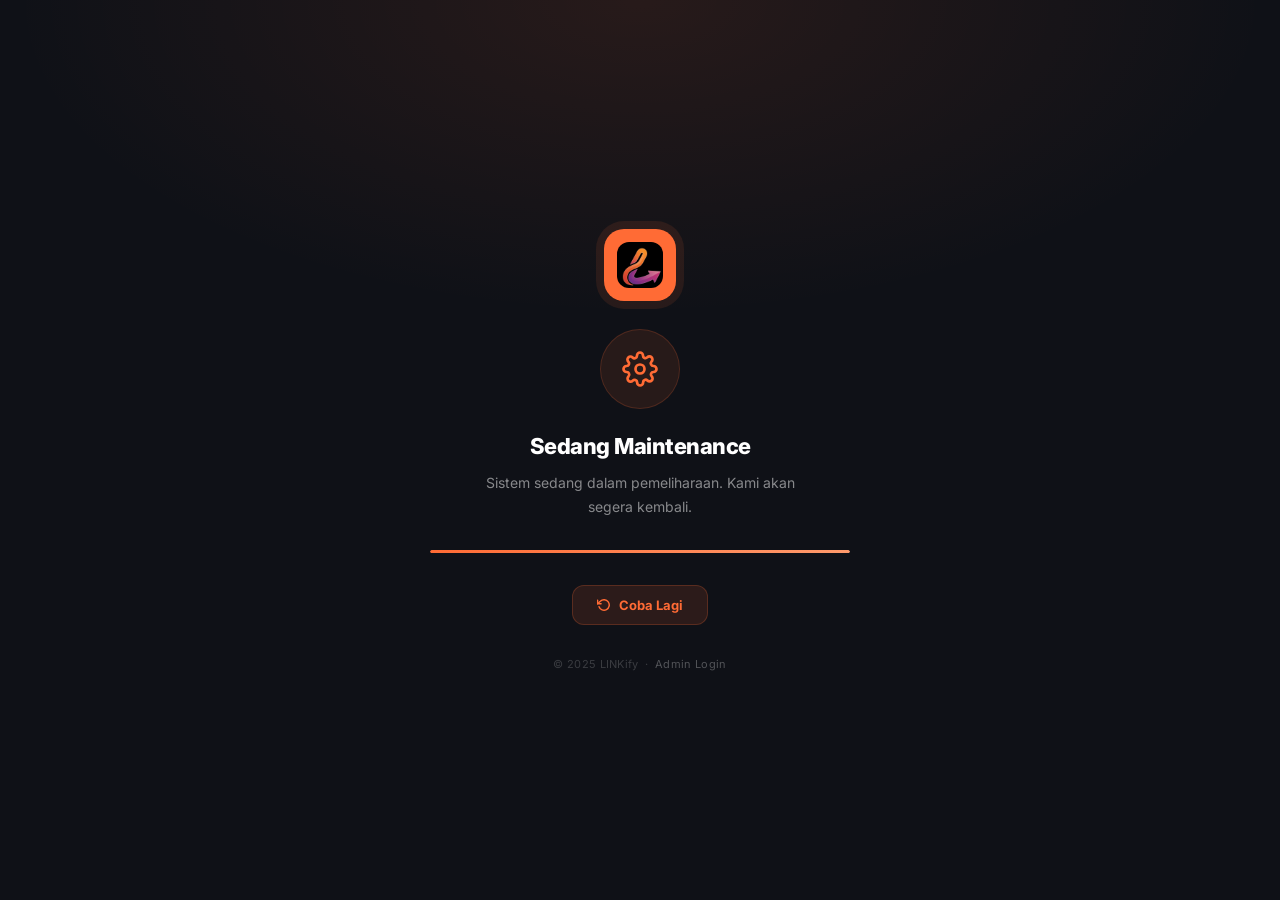
<file: maintanace.html>
<!DOCTYPE html>
<html lang="id">
<head>
  <meta charset="UTF-8">
  <meta name="viewport" content="width=device-width, initial-scale=1.0">
  <title>Sedang Maintenance — LINKify</title>
  <link rel="preconnect" href="https://fonts.googleapis.com">
  <link rel="preconnect" href="https://fonts.gstatic.com" crossorigin>
  <link href="https://fonts.googleapis.com/css2?family=Inter:wght@400;500;600;700;800;900&display=swap" rel="stylesheet">
  <link rel="icon" type="image/png" sizes="32x32" href="logo-linkify.png">
  <meta name="theme-color" content="#0F1117">
  <style>
    *, *::before, *::after { box-sizing: border-box; margin: 0; padding: 0; }

    body {
      min-height: 100vh;
      min-height: 100dvh;
      background: #0F1117;
      font-family: 'Inter', sans-serif;
      display: flex;
      align-items: center;
      justify-content: center;
      padding: 24px 16px;
      color: #fff;
      -webkit-font-smoothing: antialiased;
      /* Simple static radial — painted once, no animation */
      background-image: radial-gradient(ellipse 70% 50% at 50% 0%, rgba(255,107,53,0.10) 0%, transparent 70%);
    }

    .card {
      width: 100%;
      max-width: 420px;
      text-align: center;
    }

    /* Logo */
    .logo-wrap {
      width: 72px; height: 72px;
      background: #FF6B35;
      border-radius: 20px;
      display: flex; align-items: center; justify-content: center;
      margin: 0 auto 28px;
      box-shadow: 0 0 0 8px rgba(255,107,53,0.10);
    }
    .logo-wrap img { width: 46px; height: 46px; border-radius: 12px; }

    /* Gear icon — pure CSS, no emoji */
    .gear-wrapper {
      width: 80px; height: 80px;
      border-radius: 50%;
      background: rgba(255,107,53,0.10);
      border: 1px solid rgba(255,107,53,0.18);
      display: flex; align-items: center; justify-content: center;
      margin: 0 auto 24px;
    }
    .gear-wrapper svg {
      /* GPU-only animation — transform only */
      animation: gear-spin 6s linear infinite;
      will-change: transform;
    }
    @keyframes gear-spin { to { transform: rotate(360deg); } }
    @media (prefers-reduced-motion: reduce) { .gear-wrapper svg { animation: none; } }

    .title {
      font-size: 22px;
      font-weight: 800;
      letter-spacing: -0.5px;
      margin-bottom: 12px;
      color: #fff;
    }
    .subtitle {
      font-size: 14px;
      color: rgba(255,255,255,0.50);
      line-height: 1.65;
      margin-bottom: 32px;
      max-width: 320px;
      margin-left: auto;
      margin-right: auto;
    }

    /* Countdown */
    .countdown-wrap {
      display: flex;
      justify-content: center;
      gap: 12px;
      margin-bottom: 28px;
    }
    .count-box {
      background: rgba(255,255,255,0.05);
      border: 1px solid rgba(255,255,255,0.08);
      border-radius: 12px;
      padding: 14px 16px;
      min-width: 72px;
    }
    .count-num {
      font-size: 28px;
      font-weight: 900;
      letter-spacing: -1px;
      color: #FF6B35;
      line-height: 1;
      font-variant-numeric: tabular-nums;
    }
    .count-lbl {
      font-size: 10px;
      font-weight: 600;
      text-transform: uppercase;
      letter-spacing: 0.8px;
      color: rgba(255,255,255,0.35);
      margin-top: 5px;
    }

    /* No countdown — estimated time text */
    .est-time {
      display: inline-flex;
      align-items: center;
      gap: 7px;
      font-size: 13px;
      color: rgba(255,255,255,0.40);
      margin-bottom: 28px;
      background: rgba(255,255,255,0.04);
      border: 1px solid rgba(255,255,255,0.07);
      padding: 8px 16px;
      border-radius: 99px;
    }
    .est-time svg { flex-shrink: 0; }

    /* Progress bar — transform-based width animation */
    .progress-outer {
      height: 3px;
      background: rgba(255,255,255,0.07);
      border-radius: 99px;
      overflow: hidden;
      margin-bottom: 32px;
    }
    .progress-inner {
      height: 100%;
      background: linear-gradient(90deg, #FF6B35, #FF9A6C);
      border-radius: 99px;
      transform-origin: left;
      animation: progress-anim 2.4s ease-in-out infinite alternate;
      will-change: transform;
    }
    @keyframes progress-anim {
      from { transform: scaleX(0.1) translateX(0); }
      to   { transform: scaleX(0.9) translateX(8%); }
    }
    @media (prefers-reduced-motion: reduce) {
      .progress-inner { animation: none; transform: scaleX(0.5); }
    }

    /* Refresh button */
    .refresh-btn {
      display: inline-flex; align-items: center; gap: 8px;
      background: rgba(255,107,53,0.12);
      border: 1px solid rgba(255,107,53,0.22);
      color: #FF6B35;
      padding: 11px 24px;
      border-radius: 12px;
      font-size: 13px; font-weight: 700;
      cursor: pointer;
      font-family: 'Inter', sans-serif;
      transition: background 0.15s ease, transform 0.12s ease;
      margin-bottom: 32px;
    }
    .refresh-btn:hover  { background: rgba(255,107,53,0.20); }
    .refresh-btn:active { transform: scale(0.95); }
    .refresh-btn svg { width: 14px; height: 14px; }

    /* Footer */
    .footer {
      font-size: 11px;
      color: rgba(255,255,255,0.18);
      letter-spacing: 0.3px;
    }
    .footer a {
      color: rgba(255,255,255,0.28);
      text-decoration: none;
    }
  </style>
</head>
<body>
  <div class="card">

    <!-- Logo -->
    <div class="logo-wrap">
      <img src="logo-linkify.png" alt="LINKify">
    </div>

    <!-- Gear icon -->
    <div class="gear-wrapper">
      <svg width="36" height="36" viewBox="0 0 24 24" fill="none" stroke="#FF6B35" stroke-width="1.8" stroke-linecap="round" stroke-linejoin="round" aria-hidden="true">
        <circle cx="12" cy="12" r="3"/>
        <path d="M19.4 15a1.65 1.65 0 00.33 1.82l.06.06a2 2 0 010 2.83 2 2 0 01-2.83 0l-.06-.06a1.65 1.65 0 00-1.82-.33 1.65 1.65 0 00-1 1.51V21a2 2 0 01-4 0v-.09A1.65 1.65 0 009 19.4a1.65 1.65 0 00-1.82.33l-.06.06a2 2 0 01-2.83-2.83l.06-.06A1.65 1.65 0 004.68 15a1.65 1.65 0 00-1.51-1H3a2 2 0 010-4h.09A1.65 1.65 0 004.6 9a1.65 1.65 0 00-.33-1.82l-.06-.06a2 2 0 012.83-2.83l.06.06A1.65 1.65 0 009 4.68a1.65 1.65 0 001-1.51V3a2 2 0 014 0v.09a1.65 1.65 0 001 1.51 1.65 1.65 0 001.82-.33l.06-.06a2 2 0 012.83 2.83l-.06.06A1.65 1.65 0 0019.4 9a1.65 1.65 0 001.51 1H21a2 2 0 010 4h-.09a1.65 1.65 0 00-1.51 1z"/>
      </svg>
    </div>

    <h1 class="title" id="maint-title">Sedang Maintenance</h1>
    <p class="subtitle" id="maint-msg">Sistem sedang dalam pemeliharaan. Kami akan segera kembali.</p>

    <!-- Countdown (tampil jika ada estimatedDone) -->
    <div class="countdown-wrap" id="countdown-wrap" style="display:none;">
      <div class="count-box">
        <div class="count-num" id="cd-hours">00</div>
        <div class="count-lbl">Jam</div>
      </div>
      <div class="count-box">
        <div class="count-num" id="cd-mins">00</div>
        <div class="count-lbl">Menit</div>
      </div>
      <div class="count-box">
        <div class="count-num" id="cd-secs">00</div>
        <div class="count-lbl">Detik</div>
      </div>
    </div>

    <!-- Estimasi text fallback -->
    <div class="est-time" id="est-text" style="display:none;">
      <svg width="13" height="13" viewBox="0 0 24 24" fill="none" stroke="currentColor" stroke-width="2" stroke-linecap="round" stroke-linejoin="round" aria-hidden="true">
        <circle cx="12" cy="12" r="10"/><polyline points="12 6 12 12 16 14"/>
      </svg>
      <span id="est-label">Estimasi selesai segera</span>
    </div>

    <!-- Indeterminate progress bar -->
    <div class="progress-outer">
      <div class="progress-inner"></div>
    </div>

    <button type="button" class="refresh-btn" onclick="location.reload()">
      <svg viewBox="0 0 24 24" fill="none" stroke="currentColor" stroke-width="2.5" stroke-linecap="round" aria-hidden="true">
        <polyline points="1 4 1 10 7 10"/><path d="M3.51 15a9 9 0 102.13-9.36L1 10"/>
      </svg>
      Coba Lagi
    </button>

    <p class="footer">
      &copy; 2025 LINKify &nbsp;&middot;&nbsp;
      <a href="admin.html">Admin Login</a>
    </p>
  </div>

  <script>
    // Baca info maintenance dari sessionStorage (diisi oleh maintenance.js)
    (function () {
      try {
        const raw = sessionStorage.getItem('lf_maint');
        if (!raw) return;
        const data = JSON.parse(raw);

        if (data.title) document.getElementById('maint-title').textContent = data.title;
        if (data.message) document.getElementById('maint-msg').textContent = data.message;

        if (data.estimatedDone) {
          const end = data.estimatedDone?.seconds
            ? new Date(data.estimatedDone.seconds * 1000)
            : new Date(data.estimatedDone);

          if (end > new Date()) {
            // Tampilkan countdown
            document.getElementById('countdown-wrap').style.display = 'flex';

            // Fallback text juga tampil di bawah countdown
            const estEl = document.getElementById('est-text');
            const estLbl = document.getElementById('est-label');
            estEl.style.display = 'inline-flex';
            estLbl.textContent = 'Estimasi selesai: ' + end.toLocaleString('id-ID', {
              weekday: 'long', day: 'numeric', month: 'long',
              hour: '2-digit', minute: '2-digit'
            });

            // Countdown ticker — uses only transform/opacity, zero repaint
            function tick() {
              const diff = Math.max(0, end - Date.now());
              const h = Math.floor(diff / 3600000);
              const m = Math.floor((diff % 3600000) / 60000);
              const s = Math.floor((diff % 60000) / 1000);
              document.getElementById('cd-hours').textContent = String(h).padStart(2, '0');
              document.getElementById('cd-mins').textContent  = String(m).padStart(2, '0');
              document.getElementById('cd-secs').textContent  = String(s).padStart(2, '0');
              if (diff > 0) requestAnimationFrame(tick);
            }
            tick();
          }
        }
      } catch { /* non-critical */ }
    })();
  </script>
</body>
</html>
</file>
<file: css/landing.css>
/* ================================================================
   LINKify — Landing Page CSS (landing.css)
   Premium SaaS · Mobile-first · Performance-optimized
   GPU-only animations: transform + opacity only
   ================================================================ */

@import url('https://fonts.googleapis.com/css2?family=Inter:ital,wght@0,400;0,500;0,600;0,700;0,800;0,900;1,400&display=swap');

*,*::before,*::after{box-sizing:border-box;margin:0;padding:0;}

:root{
  --accent:       #FF6B35;
  --accent2:      #FF9A6C;
  --accent-rgb:   255,107,53;
  --dark:         #0A0A0F;
  --dark2:        #0f0f17;
  --card:         rgba(255,255,255,0.04);
  --card-hover:   rgba(255,255,255,0.07);
  --border:       rgba(255,255,255,0.08);
  --border2:      rgba(255,255,255,0.13);
  --text:         #FFFFFF;
  --muted:        rgba(255,255,255,0.52);
  --muted2:       rgba(255,255,255,0.28);
  --radius:       16px;
  --radius-lg:    24px;
}

html{scroll-behavior:smooth;background:var(--dark);}
body{
  font-family:'Inter',sans-serif;
  background:var(--dark);
  color:var(--text);
  overflow-x:hidden;
  -webkit-font-smoothing:antialiased;
  text-rendering:optimizeLegibility;
}

/* ── NAV ─────────────────────────────────────────────────────────── */
header{position:sticky;top:0;z-index:100;}
nav{
  display:flex;align-items:center;justify-content:space-between;
  padding:0 24px;height:58px;
  background:rgba(10,10,15,0.85);
  backdrop-filter:blur(18px);-webkit-backdrop-filter:blur(18px);
  border-bottom:1px solid var(--border);
}
.nav-brand{
  display:inline-flex;align-items:center;gap:9px;
  text-decoration:none;flex-shrink:0;
}
.nav-brand img{width:26px;height:26px;border-radius:7px;display:block;}
.logo-text{font-weight:800;font-size:17px;letter-spacing:-0.8px;line-height:1;}
.logo-link{color:#F06529;}
.logo-ify{color:#8E44AD;}
.nav-links{display:flex;align-items:center;gap:4px;}
.nav-link{
  color:var(--muted);font-size:13px;font-weight:500;
  text-decoration:none;padding:6px 11px;border-radius:8px;
  transition:color .14s,background .14s;white-space:nowrap;
}
.nav-link:hover{color:#fff;background:rgba(255,255,255,0.06);}
.nav-cta{
  background:var(--accent);color:#fff!important;font-weight:700;
  padding:7px 15px!important;border-radius:8px;
  transition:filter .14s,transform .12s;
}
.nav-cta:hover{filter:brightness(1.1);transform:translateY(-1px);}
@media(max-width:580px){
  .nav-links .nav-link:not(.nav-cta){display:none;}
  nav{padding:0 16px;}
}

/* ── HERO ─────────────────────────────────────────────────────────── */
.hero{
  min-height:calc(100vh - 58px);
  display:flex;flex-direction:column;
  align-items:center;justify-content:center;
  text-align:center;
  padding:64px 20px 72px;
  position:relative;overflow:hidden;
}
.hero-glow{
  position:absolute;top:-150px;left:50%;transform:translateX(-50%);
  width:700px;height:700px;border-radius:50%;
  background:radial-gradient(circle,rgba(255,107,53,0.11) 0%,transparent 68%);
  pointer-events:none;will-change:transform;
}
.hero-glow-2{
  top:auto;bottom:-200px;
  background:radial-gradient(circle,rgba(142,68,173,0.08) 0%,transparent 65%);
}
.hero-badge{
  display:inline-flex;align-items:center;gap:7px;
  background:rgba(255,107,53,0.1);border:1px solid rgba(255,107,53,0.22);
  color:var(--accent);font-size:12px;font-weight:600;
  padding:5px 14px;border-radius:99px;margin-bottom:22px;
  letter-spacing:.2px;
}
.hero-badge svg{width:12px;height:12px;flex-shrink:0;}
h1.hero-title{
  font-size:clamp(30px,5.8vw,60px);
  font-weight:900;letter-spacing:-2px;line-height:1.06;
  margin-bottom:18px;max-width:720px;
}
h1.hero-title .accent{
  color:var(--accent);
  background:linear-gradient(135deg,#FF6B35,#FF9A6C);
  -webkit-background-clip:text;-webkit-text-fill-color:transparent;
  background-clip:text;
}
.hero-sub{
  font-size:clamp(14px,2.2vw,17px);color:var(--muted);
  max-width:480px;line-height:1.72;margin-bottom:32px;
}
.hero-ctas{
  display:flex;gap:10px;flex-wrap:wrap;
  justify-content:center;margin-bottom:52px;
}
.btn-primary{
  display:inline-flex;align-items:center;gap:8px;
  background:var(--accent);color:#fff;
  padding:13px 24px;border-radius:12px;
  font-size:14.5px;font-weight:700;text-decoration:none;
  transition:transform .15s,filter .15s;will-change:transform;
}
.btn-primary:hover{transform:translateY(-2px);filter:brightness(1.08);}
.btn-primary:active{transform:scale(0.97);}
.btn-primary-lg{padding:16px 32px;font-size:16px;border-radius:14px;}
.btn-secondary{
  display:inline-flex;align-items:center;gap:8px;
  background:rgba(255,255,255,0.07);border:1px solid var(--border2);
  color:#fff;padding:13px 24px;border-radius:12px;
  font-size:14.5px;font-weight:600;text-decoration:none;
  transition:background .15s,transform .15s;
}
.btn-secondary:hover{background:rgba(255,255,255,0.12);transform:translateY(-1px);}
.btn-primary svg,.btn-secondary svg{width:16px;height:16px;flex-shrink:0;}

/* ── PHONE MOCKUP ─────────────────────────────────────────────────── */
.phone-mockup{
  position:relative;margin-bottom:48px;
  width:220px;flex-shrink:0;
  max-width: 100%;
}
.phone-frame{
  background:rgba(255,255,255,0.04);
  border:1.5px solid rgba(255,255,255,0.12);
  border-radius:32px;padding:10px;
  box-shadow:0 32px 80px rgba(0,0,0,.5),0 0 0 1px rgba(255,255,255,0.04);
}
.phone-notch{
  width:60px;height:6px;border-radius:4px;
  background:rgba(255,255,255,0.1);
  margin:0 auto 10px;
}
.phone-screen{
  background:rgba(10,10,15,0.95);border-radius:22px;
  padding:14px 12px 16px;
}
.pscreen-top{
  display:flex;align-items:center;gap:10px;margin-bottom:12px;
}
.pscreen-avatar{
  width:40px;height:40px;border-radius:50%;flex-shrink:0;
  background:linear-gradient(135deg,var(--accent),#FF9A6C);
  display:flex;align-items:center;justify-content:center;
  font-size:15px;font-weight:800;color:#fff;
}
.pscreen-info{flex:1;min-width:0;}
.pscreen-name{
  font-size:11px;font-weight:700;white-space:nowrap;overflow:hidden;text-overflow:ellipsis;
  display:flex;align-items:center;gap:4px;
}
.pscreen-badge{
  font-size:8px;background:rgba(59,130,246,.2);color:#60A5FA;
  padding:1px 5px;border-radius:99px;font-weight:700;flex-shrink:0;
}
.pscreen-bio{font-size:9px;color:var(--muted);margin-top:1px;}
.pscreen-btn{
  display:flex;align-items:center;gap:7px;
  padding:8px 10px;border-radius:9px;
  font-size:10px;font-weight:600;color:#fff;
  margin-bottom:6px;text-decoration:none;
}
.pscreen-btn:last-of-type{margin-bottom:0;}
.psb-ico{
  width:22px;height:22px;border-radius:6px;
  background:rgba(0,0,0,.25);
  display:flex;align-items:center;justify-content:center;flex-shrink:0;
}
.psbtn-wa{background:linear-gradient(135deg,#25D366,#128C7E);}
.psbtn-shopee{background:linear-gradient(135deg,#FF6633,#EE4D2D);}
.pscreen-prods{display:grid;grid-template-columns:1fr 1fr;gap:6px;margin-top:10px;}
.pscreen-prod{
  background:rgba(255,255,255,0.05);border:1px solid rgba(255,255,255,0.07);
  border-radius:8px;overflow:hidden;
}
.psp-img{width:100%;height:44px;}
.psp-body{padding:5px 6px;}
.psp-name{font-size:8px;font-weight:600;opacity:.75;margin-bottom:2px;}
.psp-price{font-size:9px;font-weight:800;color:var(--accent);}

/* Floating metric cards */
.metric-card{
  position:absolute;
  display:flex;align-items:center;gap:8px;
  background:rgba(15,15,22,0.92);
  border:1px solid rgba(255,255,255,0.1);
  border-radius:12px;padding:8px 12px;
  box-shadow:0 8px 24px rgba(0,0,0,.4);
  white-space:nowrap;
  animation:metric-float 4s ease-in-out infinite;
  will-change:transform;
}
.metric-visitors{top:16px;right:-60px;animation-delay:0s;}
.metric-orders{bottom:40px;left:-60px;animation-delay:1.8s;}
.metric-icon{font-size:16px;}
.metric-val{font-size:13px;font-weight:800;line-height:1;}
.metric-lbl{font-size:9px;color:var(--muted);margin-top:1px;}
@keyframes metric-float{
  0%,100%{transform:translateY(0);}
  50%{transform:translateY(-6px);}
}
@media(max-width:500px){
  .metric-visitors{right:-20px;top:8px;}
  .metric-orders{left:-14px;bottom:30px;}
  .metric-val{font-size:11px;}
  .metric-lbl{font-size:8px;}
}

/* ── SOCIAL PROOF ─────────────────────────────────────────────────── */
.social-proof{
  display:flex;align-items:center;justify-content:center;
  gap:16px;flex-wrap:wrap;
  font-size:12.5px;color:var(--muted);
}
.proof-item{display:flex;align-items:center;gap:6px;}
.proof-item svg{width:14px;height:14px;color:var(--accent);flex-shrink:0;}
.proof-avatars{display:flex;}
.proof-avatar{
  width:22px;height:22px;border-radius:50%;
  border:1.5px solid var(--dark2);margin-left:-5px;
  display:flex;align-items:center;justify-content:center;
  font-size:8px;font-weight:700;color:#fff;
}
.proof-avatar:first-child{margin-left:0;}
.proof-sep{width:1px;height:14px;background:var(--border2);}
@media(max-width:480px){.proof-sep{display:none;}}

/* ── TRUST BAR ────────────────────────────────────────────────────── */
.trust-bar{
  background:rgba(255,255,255,0.025);
  border-top:1px solid var(--border);
  border-bottom:1px solid var(--border);
  padding:13px 20px;overflow:hidden;
}
.trust-inner{
  display:flex;align-items:center;justify-content:center;
  gap:0;flex-wrap:wrap;max-width:900px;margin:0 auto;
}
.trust-item{
  display:flex;align-items:center;gap:7px;
  color:rgba(255,255,255,0.45);font-size:11.5px;font-weight:500;
  padding:5px 16px;white-space:nowrap;
}
.trust-item svg{color:var(--accent);flex-shrink:0;}
.trust-divider{width:1px;height:18px;background:var(--border);flex-shrink:0;}
@media(max-width:600px){
  .trust-bar{overflow-x:auto;scrollbar-width:none;}
  .trust-bar::-webkit-scrollbar{display:none;}
  .trust-inner{justify-content:flex-start;flex-wrap:nowrap;}
  .trust-divider{display:none;}
  .trust-item{padding:5px 10px;font-size:11px;}
}

/* ── SECTION LAYOUT ───────────────────────────────────────────────── */
section{padding:72px 20px;max-width:1100px;margin:0 auto;}
.section-divider{height:1px;background:var(--border);max-width:1100px;margin:0 auto;}
.section-badge{
  display:inline-block;font-size:11px;font-weight:700;
  text-transform:uppercase;letter-spacing:1.6px;
  color:var(--accent);margin-bottom:13px;
}
.section-title{
  font-size:clamp(22px,3.8vw,36px);font-weight:800;
  letter-spacing:-1px;margin-bottom:12px;line-height:1.17;
}
.section-sub{
  font-size:15px;color:var(--muted);line-height:1.72;
  max-width:520px;
}

/* ── FEATURES GRID ────────────────────────────────────────────────── */
.features-grid{
  display:grid;
  grid-template-columns:repeat(auto-fill,minmax(270px,1fr));
  gap:14px;margin-top:44px;
}
.feature-card{
  background:var(--card);border:1px solid var(--border);
  border-radius:var(--radius-lg);padding:26px;
  transition:border-color .18s,transform .18s;
}
.feature-card:hover{border-color:rgba(255,107,53,0.28);transform:translateY(-3px);}
.feature-icon{
  width:42px;height:42px;border-radius:11px;
  background:rgba(255,107,53,0.1);border:1px solid rgba(255,107,53,0.18);
  display:flex;align-items:center;justify-content:center;
  margin-bottom:16px;
}
.feature-icon svg{width:20px;height:20px;color:var(--accent);}
.feature-card h3{font-size:15px;font-weight:700;margin-bottom:7px;}
.feature-card p{font-size:13px;color:var(--muted);line-height:1.65;}
.feat-premium-tag{
  display:inline-block;
  background:linear-gradient(135deg,#FF6B35,#FF9A6C);
  color:#fff;font-size:9px;font-weight:700;
  padding:2px 6px;border-radius:99px;
  letter-spacing:.3px;vertical-align:middle;
  margin-left:5px;text-transform:uppercase;
}

/* ── USE CASES ────────────────────────────────────────────────────── */
.usecase-grid{
  display:grid;
  grid-template-columns:repeat(auto-fill,minmax(200px,1fr));
  gap:12px;margin-top:44px;
}
.usecase-card{
  background:var(--card);border:1px solid var(--border);
  border-radius:var(--radius);padding:22px 20px;
  transition:border-color .18s,transform .18s;
}
.usecase-card:hover{border-color:rgba(255,255,255,0.15);transform:translateY(-2px);}
.usecase-emoji{font-size:28px;margin-bottom:12px;display:block;}
.usecase-card h3{font-size:14px;font-weight:700;margin-bottom:6px;}
.usecase-card p{font-size:12.5px;color:var(--muted);line-height:1.6;}

/* ── HOW IT WORKS ─────────────────────────────────────────────────── */
.how-grid{
  display:grid;
  grid-template-columns:repeat(auto-fill,minmax(190px,1fr));
  gap:0;margin-top:44px;position:relative;
}
.how-step{text-align:center;padding:22px 14px;}
.how-num{
  width:42px;height:42px;border-radius:50%;
  background:var(--accent);color:#fff;
  font-size:16px;font-weight:800;
  display:flex;align-items:center;justify-content:center;
  margin:0 auto 14px;
  box-shadow:0 4px 16px rgba(255,107,53,.35);
}
.how-step h3{font-size:14px;font-weight:700;margin-bottom:6px;}
.how-step p{font-size:12.5px;color:var(--muted);line-height:1.6;}

/* ── PRICING ──────────────────────────────────────────────────────── */
.pricing-grid{
  display:grid;
  grid-template-columns:repeat(auto-fill,minmax(260px,1fr));
  gap:16px;margin-top:48px;
}
.pricing-card{
  background:var(--card);border:1px solid var(--border);
  border-radius:var(--radius-lg);padding:28px;position:relative;
  transition:transform .18s;
}
.pricing-card:hover{transform:translateY(-3px);}
.pricing-card.popular{
  background:linear-gradient(145deg,rgba(255,107,53,0.07),rgba(255,107,53,0.03));
  border-color:rgba(255,107,53,0.32);
}
.popular-badge{
  position:absolute;top:-12px;left:50%;transform:translateX(-50%);
  background:var(--accent);color:#fff;
  font-size:11px;font-weight:700;padding:4px 14px;
  border-radius:99px;white-space:nowrap;letter-spacing:.3px;
}
.plan-name{font-size:12px;font-weight:700;color:var(--muted);text-transform:uppercase;letter-spacing:1.2px;margin-bottom:10px;}
.plan-price{font-size:36px;font-weight:900;letter-spacing:-2px;margin-bottom:4px;}
.plan-price span{font-size:13px;font-weight:400;color:var(--muted);letter-spacing:0;}
.plan-desc{font-size:13px;color:var(--muted);margin-bottom:20px;line-height:1.55;}
.plan-features{display:flex;flex-direction:column;gap:9px;margin-bottom:22px;list-style:none;padding:0;}
.plan-feat{display:flex;align-items:center;gap:9px;font-size:13px;}
.plan-feat svg{width:14px;height:14px;flex-shrink:0;}
.feat-yes{color:#10B981;}
.feat-no{color:rgba(255,255,255,0.18);}
.plan-feat.no{color:var(--muted2);}
.btn-plan{
  display:flex;align-items:center;justify-content:center;gap:7px;
  width:100%;padding:12px;border-radius:10px;
  font-size:14px;font-weight:700;text-decoration:none;
  transition:all .15s;
}
.btn-plan-primary{background:var(--accent);color:#fff;}
.btn-plan-primary:hover{filter:brightness(1.08);transform:translateY(-1px);}
.btn-plan-outline{background:rgba(255,255,255,0.07);border:1px solid var(--border2);color:#fff;}
.btn-plan-outline:hover{background:rgba(255,255,255,0.12);}
.btn-plan svg{width:14px;height:14px;}
.guarantee-bar{
  display:flex;align-items:center;gap:10px;
  max-width:540px;margin:28px auto 0;
  background:rgba(16,185,129,0.07);border:1px solid rgba(16,185,129,0.18);
  border-radius:12px;padding:13px 18px;
  color:rgba(255,255,255,0.6);font-size:13px;line-height:1.55;
}
.guarantee-bar svg{color:#10B981;flex-shrink:0;}

/* ── TESTIMONIALS ─────────────────────────────────────────────────── */
.testimonials-grid{
  display:grid;
  grid-template-columns:repeat(auto-fill,minmax(270px,1fr));
  gap:14px;margin-top:44px;
}
.testi-card{
  background:var(--card);border:1px solid var(--border);
  border-radius:var(--radius-lg);padding:24px;
  transition:border-color .18s;
}
.testi-card:hover{border-color:rgba(255,255,255,0.14);}
.testi-stars{display:flex;gap:3px;margin-bottom:13px;}
.testi-stars svg{width:14px;height:14px;color:#F59E0B;}
.testi-text{font-size:13.5px;line-height:1.72;color:rgba(255,255,255,0.82);margin-bottom:18px;}
.testi-author{display:flex;align-items:center;gap:10px;}
.testi-avatar{
  width:34px;height:34px;border-radius:50%;
  background:linear-gradient(135deg,var(--accent),#FF9A6C);
  display:flex;align-items:center;justify-content:center;
  font-size:12px;font-weight:700;color:#fff;flex-shrink:0;
}
.testi-name{font-size:13px;font-weight:700;}
.testi-role{font-size:11px;color:var(--muted);margin-top:1px;}

/* ── FAQ ──────────────────────────────────────────────────────────── */
.faq-list{
  max-width:680px;margin:44px auto 0;
  display:flex;flex-direction:column;gap:9px;
}
.faq-item{
  background:var(--card);border:1px solid var(--border);
  border-radius:14px;overflow:hidden;
  transition:border-color .18s;
}
.faq-item[open]{border-color:rgba(255,107,53,0.28);}
.faq-q{
  display:flex;justify-content:space-between;align-items:center;
  gap:12px;padding:16px 20px;
  font-size:14px;font-weight:600;color:#fff;
  cursor:pointer;list-style:none;user-select:none;
}
.faq-q::-webkit-details-marker{display:none;}
.faq-q:hover{color:var(--accent);}
.faq-arrow{width:15px;height:15px;flex-shrink:0;color:var(--muted);transition:transform .2s;}
.faq-item[open] .faq-arrow{transform:rotate(180deg);color:var(--accent);}
.faq-a{
  padding:0 20px 16px;
  font-size:13.5px;color:var(--muted);line-height:1.72;
}

/* ── CTA FINAL ────────────────────────────────────────────────────── */
.cta-final{
  text-align:center;padding:80px 20px 100px;
  background:linear-gradient(180deg,transparent 0%,rgba(255,107,53,0.05) 50%,transparent 100%);
}
.cta-final h2{
  font-size:clamp(22px,4.2vw,40px);
  font-weight:900;letter-spacing:-1.4px;margin-bottom:14px;line-height:1.15;
}
.cta-final p{font-size:15px;color:var(--muted);margin-bottom:32px;line-height:1.7;}
.cta-trust{
  display:flex;gap:20px;justify-content:center;flex-wrap:wrap;
  margin-top:16px;
  font-size:12.5px;color:rgba(255,255,255,0.4);font-weight:500;
}

/* ── FOOTER ───────────────────────────────────────────────────────── */
footer{border-top:1px solid var(--border);padding:40px 24px 32px;}
.footer-inner{max-width:900px;margin:0 auto;}
.footer-top{
  display:flex;flex-direction:column;align-items:center;
  gap:8px;margin-bottom:32px;text-align:center;
}
.footer-brand2{display:inline-flex;align-items:center;gap:8px;text-decoration:none;}
.footer-brand2 img{width:22px;height:22px;border-radius:6px;opacity:.75;display:block;}
.footer-tagline{font-size:13px;color:var(--muted2);line-height:1.6;}
.footer-mid{
  display:flex;gap:40px;justify-content:center;flex-wrap:wrap;
  margin-bottom:28px;
}
.footer-col{display:flex;flex-direction:column;gap:8px;min-width:100px;}
.footer-col-title{
  font-size:11px;font-weight:700;color:rgba(255,255,255,.35);
  text-transform:uppercase;letter-spacing:.9px;margin-bottom:3px;
}
.footer-col a{font-size:13px;color:var(--muted);text-decoration:none;transition:color .14s;}
.footer-col a:hover{color:#fff;}
.footer-bottom{
  border-top:1px solid var(--border);padding-top:18px;
  text-align:center;font-size:12px;color:var(--muted2);
  display:flex;align-items:center;justify-content:center;gap:8px;flex-wrap:wrap;
}
.footer-bottom strong{color:rgba(255,255,255,0.4);}
.footer-sep{color:var(--border2);}

/* ── ANIMATIONS ───────────────────────────────────────────────────── */
.fade-in{opacity:0;transform:translateY(18px);transition:opacity .52s ease,transform .52s ease;}
.fade-in.visible{opacity:1;transform:translateY(0);}
.fade-in-delay-1{transition-delay:.08s;}
.fade-in-delay-2{transition-delay:.16s;}
.fade-in-delay-3{transition-delay:.24s;}
@media(prefers-reduced-motion:reduce){
  .fade-in,.metric-card{opacity:1;transform:none;transition:none;animation:none;}
}

/* ── RESPONSIVE ───────────────────────────────────────────────────── */
@media(max-width:768px){
  section{padding:56px 16px;}
  .hero{padding:48px 16px 60px;}
  h1.hero-title{letter-spacing:-1.2px;}
  .how-grid{grid-template-columns:repeat(2,1fr);}
  .pricing-grid{grid-template-columns:1fr;}
  .testimonials-grid{grid-template-columns:1fr;}
  .features-grid{grid-template-columns:1fr;}
  .usecase-grid{grid-template-columns:repeat(2,1fr);}
  .footer-mid{gap:24px;}
}
@media(max-width:480px){
  h1.hero-title{letter-spacing:-1px;}
  .hero-ctas{flex-direction:column;align-items:center;}
  .btn-primary,.btn-secondary{width:100%;max-width:320px;justify-content:center;}
  .how-grid{grid-template-columns:1fr;}
  .usecase-grid{grid-template-columns:1fr;}
  .phone-mockup{width:190px;}
  .cta-trust{gap:12px;font-size:12px;}
}

/* ─── MOBILE PATCHES ─────────────────────────────────────────── */
*, *::before, *::after { -webkit-tap-highlight-color: transparent; }
html { overscroll-behavior: none; }
.floating-wa { will-change: transform; }
.platform-btn, .product-card { will-change: unset; }
.kat-btn { min-height: 36px; min-width: 64px; }
.prod-img-wrap { aspect-ratio: 4/3; background: rgba(255,255,255,0.04); }
.kategori-filter { -webkit-overflow-scrolling: touch; overscroll-behavior-x: contain; }
@media (max-width:400px) { body { font-size:14px; } input,textarea,select { font-size:16px; } }
</file>
